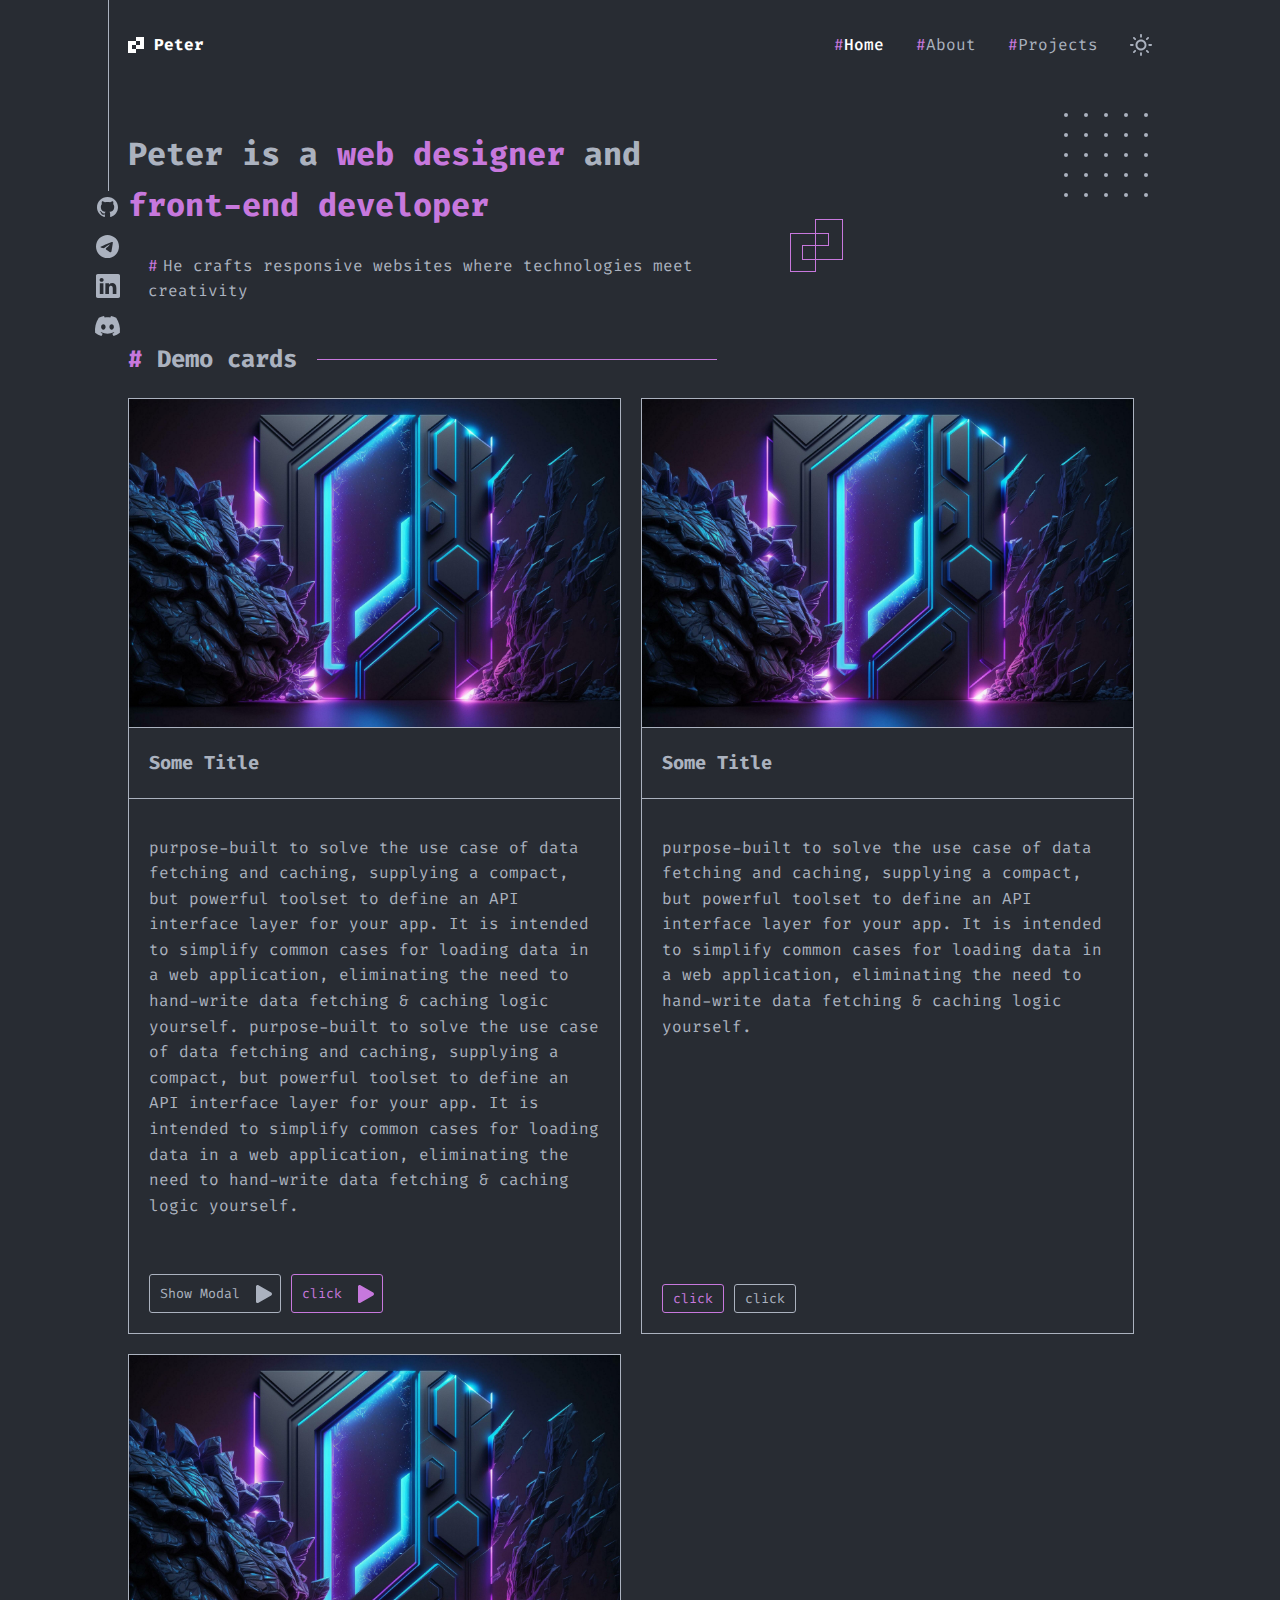
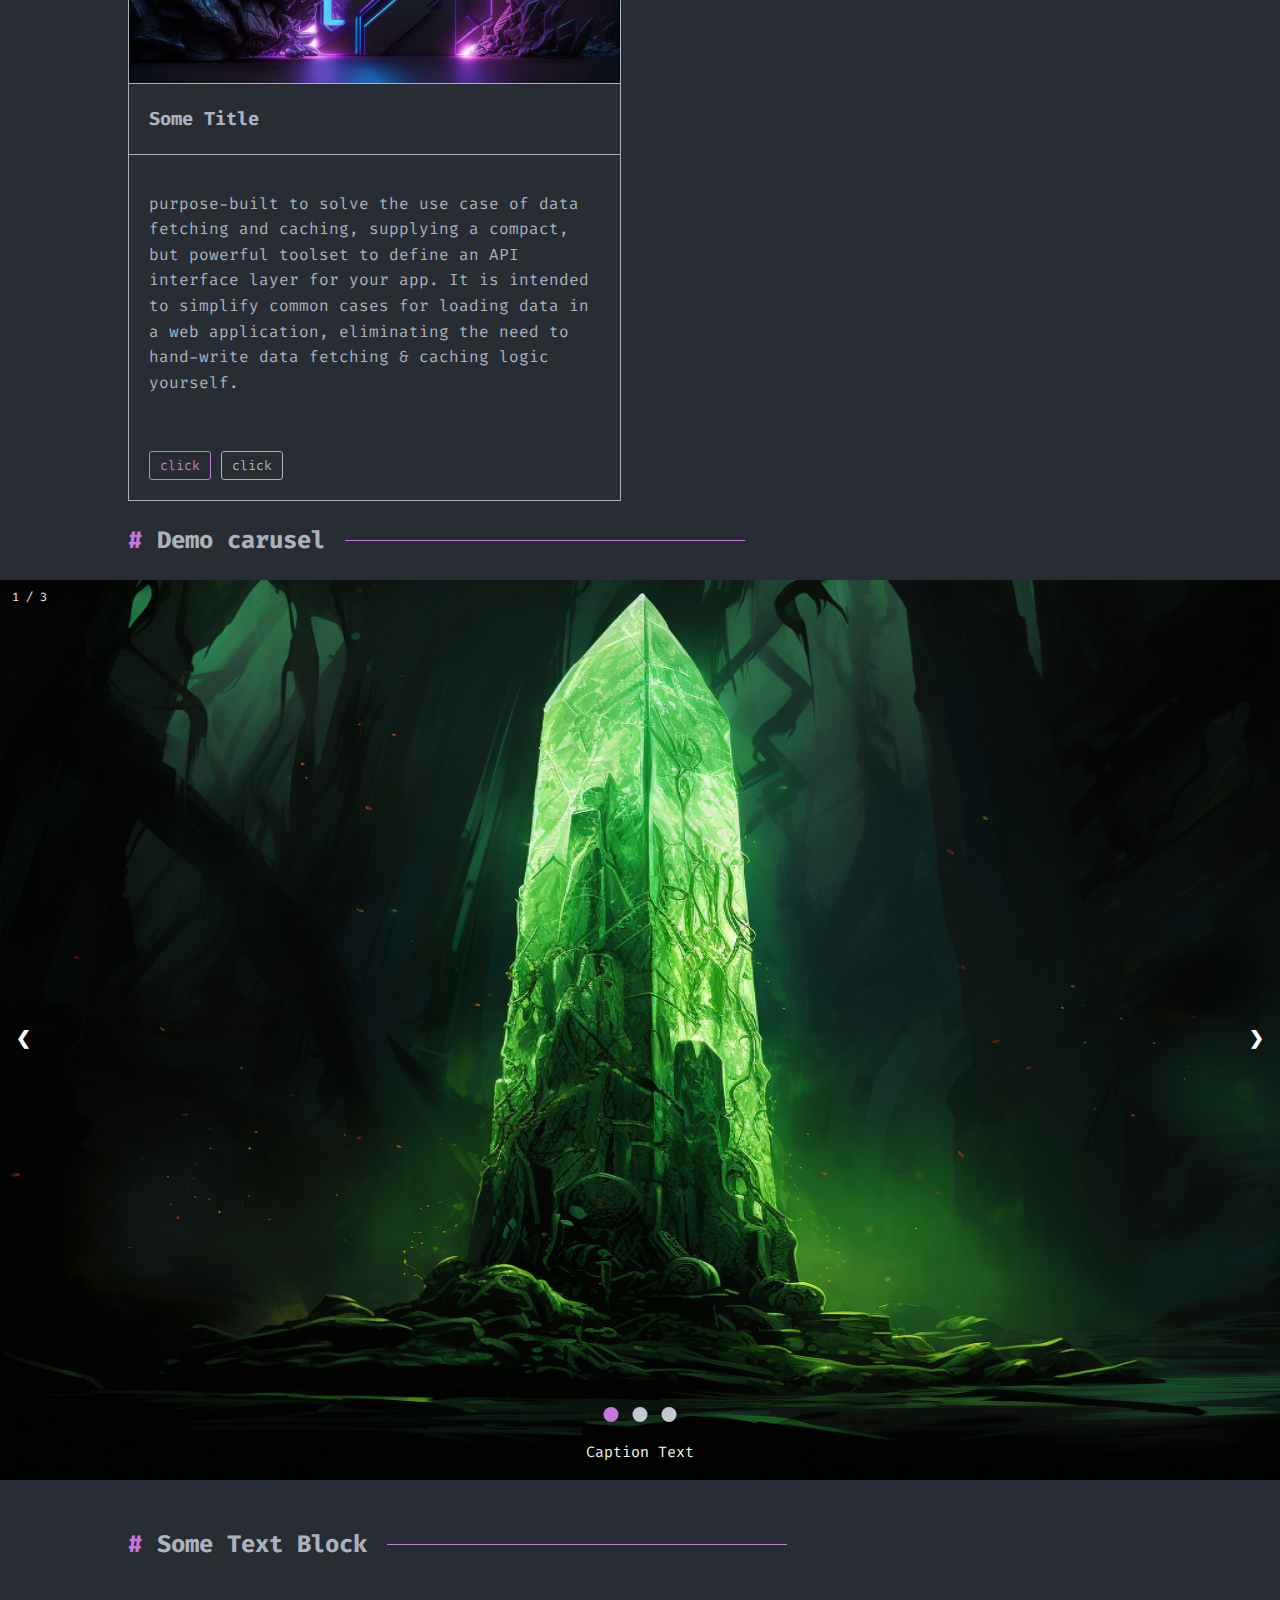
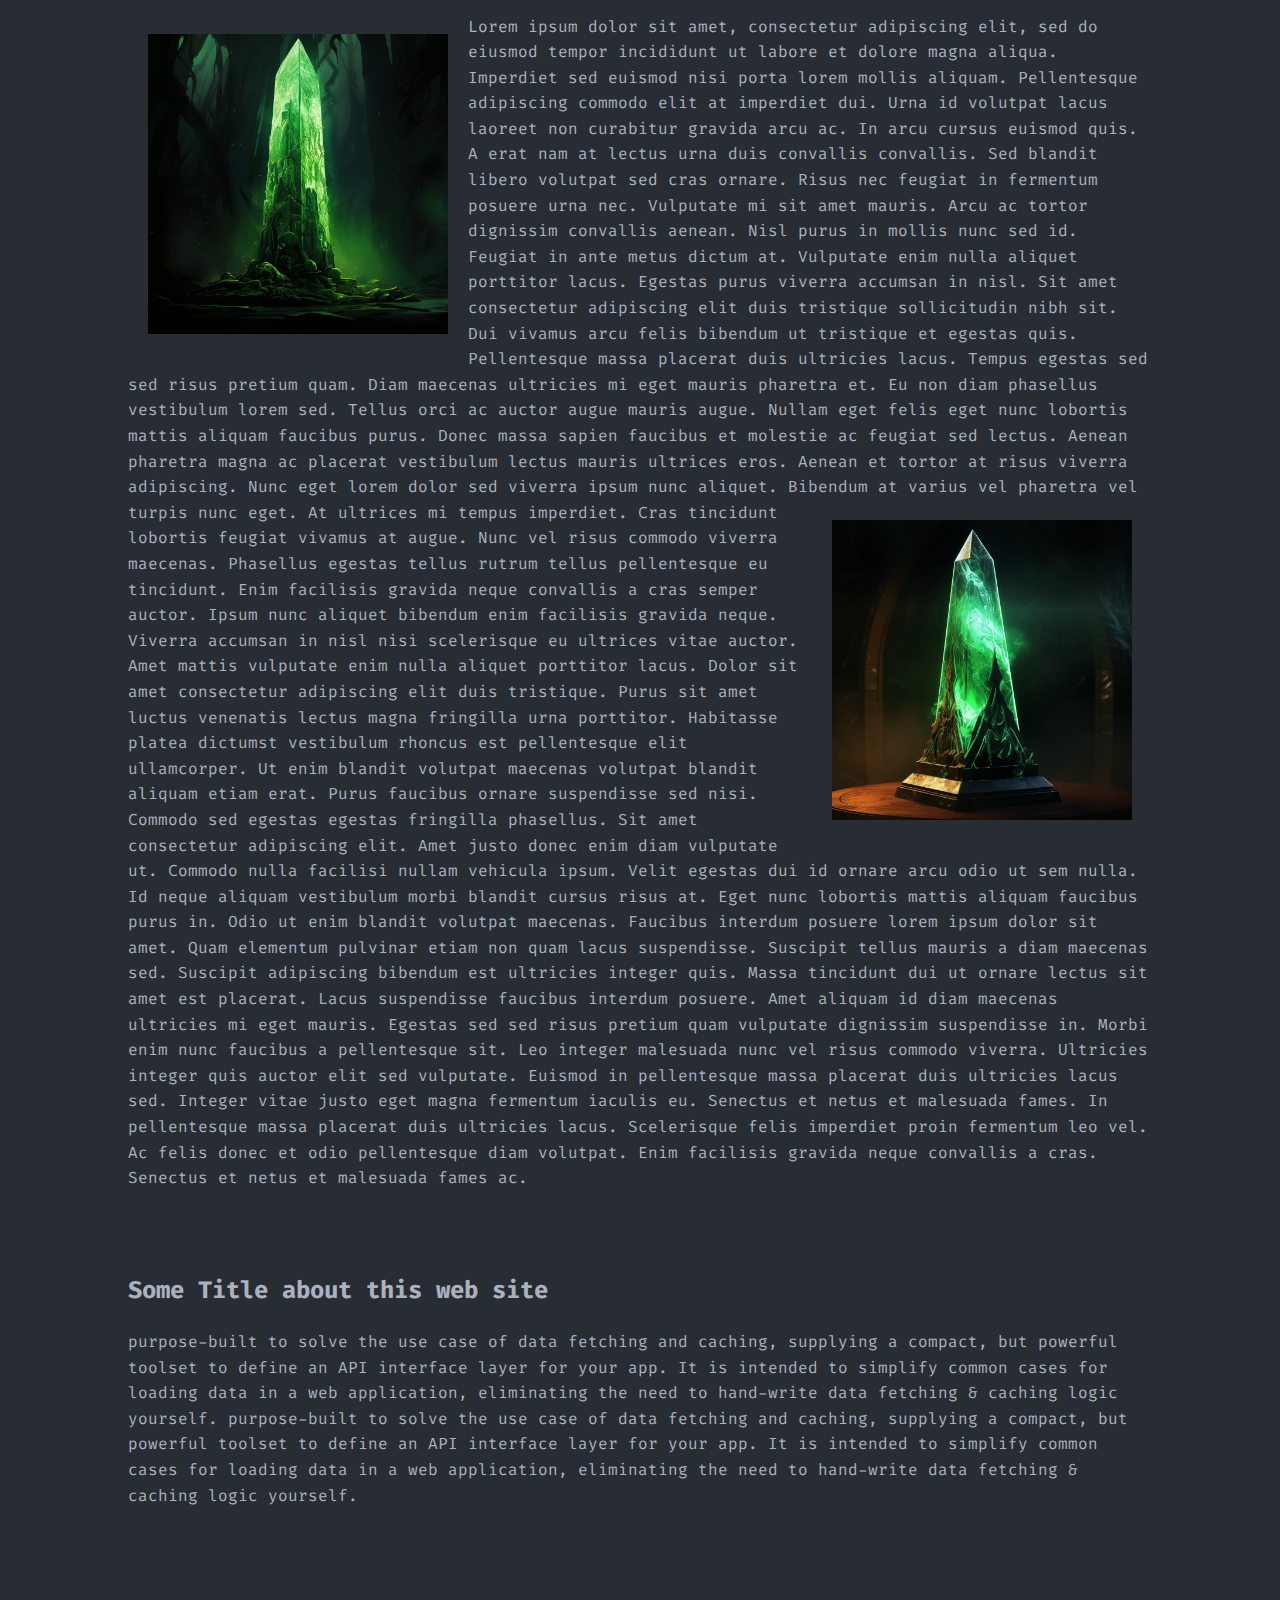
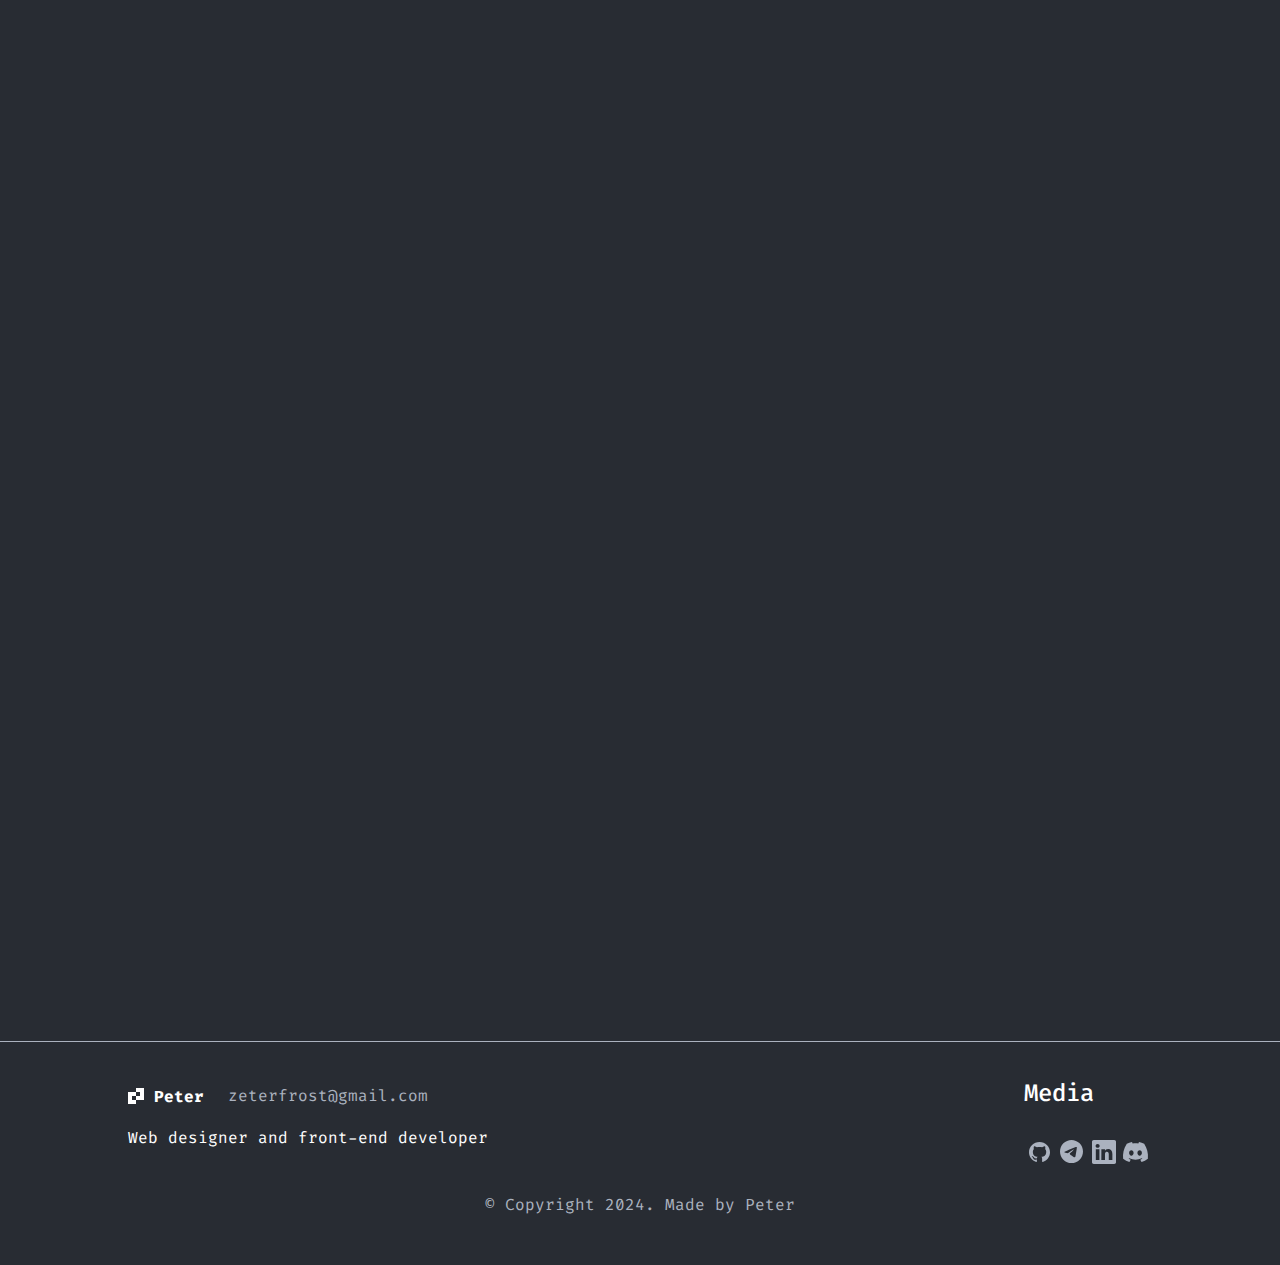
<file: index.html>
<!doctype html>
<html lang="en">

<head>
    <meta charset="UTF-8">
    <meta name="viewport"
        content="width=device-width, user-scalable=no, initial-scale=1.0, maximum-scale=1.0, minimum-scale=1.0">
    <meta http-equiv="X-UA-Compatible" content="ie=edge">
    <title>Peter</title>
    <link rel="preconnect" href="https://fonts.googleapis.com">
    <link rel="preconnect" href="https://fonts.gstatic.com" crossorigin>
    <link href="https://fonts.googleapis.com/css2?family=Fira+Code:wght@400;500;600;700&display=swap" rel="stylesheet">
    <link rel="stylesheet" href="css/style.css">
    <script src="js/removeExt.js"></script>
    <link id="upper-icon" rel="icon" type="image/png" sizes="16x16">
</head>

<body>
    <div class="layout">
        <header class="header container">
            <a class="logo" href="./index.html">Peter</a>
            <button id="headerToggle" class="header__toggle btn btn_toggle"
                aria-label="Open or close navigation's menu"></button>
            <div class="transform hidden" id="toggle-block">
                <nav class="navigation" id="navigation">
                    <ul class="navigation__list">
                        <li class="navigation__item">
                            <a class="navigation__link active" href="#">Home</a>
                        </li>
                        <li class="navigation__item">
                            <a class="navigation__link " href="./about.html">About</a>
                        </li>
                        <li class="navigation__item">
                            <a class="navigation__link " href="./projects.html">Projects</a>
                        </li>
                        <li class="navigation__item">
                            <button class="navigation__button" id="toggle-white"></button>
                        </li>
                    </ul>
                </nav>
                <ul class="socialLink header__social" id="social">
                    <li class="socialLink__item">
                        <a class="socialLink__link" href="https://github.com/limbonalim" target="_blank"
                            aria-label="GitHub">
                            <svg width="32" height="32" viewBox="0 0 32 32" fill="none"
                                xmlns="http://www.w3.org/2000/svg" class="socialLink__icon_Github">
                                <path
                                    d="M15.5 6C9.69875 6 5 10.5882 5 16.2529C5 20.7899 8.00562 24.6219 12.1794 25.9804C12.7044 26.0701 12.9012 25.7625 12.9012 25.4934C12.9012 25.2499 12.8881 24.4425 12.8881 23.5838C10.25 24.058 9.5675 22.9558 9.3575 22.3791C9.23938 22.0843 8.7275 21.1743 8.28125 20.9308C7.91375 20.7386 7.38875 20.2644 8.26813 20.2516C9.095 20.2388 9.68563 20.9949 9.8825 21.3025C10.8275 22.8533 12.3369 22.4175 12.9406 22.1484C13.0325 21.4819 13.3081 21.0334 13.61 20.777C11.2737 20.5207 8.8325 19.6364 8.8325 15.7147C8.8325 14.5997 9.23938 13.6769 9.90875 12.9592C9.80375 12.7029 9.43625 11.6519 10.0138 10.2422C10.0138 10.2422 10.8931 9.97301 12.9012 11.2931C13.7413 11.0624 14.6338 10.947 15.5263 10.947C16.4188 10.947 17.3113 11.0624 18.1513 11.2931C20.1594 9.9602 21.0387 10.2422 21.0387 10.2422C21.6163 11.6519 21.2488 12.7029 21.1438 12.9592C21.8131 13.6769 22.22 14.5868 22.22 15.7147C22.22 19.6492 19.7656 20.5207 17.4294 20.777C17.81 21.0975 18.1381 21.7126 18.1381 22.6738C18.1381 24.0452 18.125 25.1474 18.125 25.4934C18.125 25.7625 18.3219 26.0829 18.8469 25.9804C20.9314 25.2935 22.7428 23.9854 24.026 22.2403C25.3092 20.4953 25.9996 18.4012 26 16.2529C26 10.5882 21.3013 6 15.5 6Z"
                                    fill="#ABB2BF" />
                            </svg>
                        </a>
                    </li>
                    <li class="socialLink__item">
                        <a class="socialLink__link" href="https://t.me/Gandamin" target="_blank" aria-label="Telegram">
                            <svg width="32" height="32" viewBox="0 0 32 32" fill="none"
                                xmlns="http://www.w3.org/2000/svg" class="socialLink__icon_Telegram">
                                <path
                                    d="M27 15.5C27 18.55 25.7884 21.4751 23.6317 23.6317C21.4751 25.7884 18.55 27 15.5 27C12.45 27 9.52494 25.7884 7.36827 23.6317C5.2116 21.4751 4 18.55 4 15.5C4 12.45 5.2116 9.52494 7.36827 7.36827C9.52494 5.2116 12.45 4 15.5 4C18.55 4 21.4751 5.2116 23.6317 7.36827C25.7884 9.52494 27 12.45 27 15.5ZM15.9126 12.4899C14.7942 12.9556 12.5574 13.9187 9.20519 15.3792C8.66181 15.5949 8.37575 15.8076 8.34987 16.0146C8.30675 16.3639 8.74519 16.5019 9.34175 16.6903L9.59331 16.7693C10.1798 16.9605 10.9704 17.1833 11.3801 17.1919C11.7539 17.2006 12.1693 17.0482 12.6279 16.7319C15.7602 14.6174 17.3774 13.5493 17.478 13.5263C17.5499 13.5091 17.6505 13.4889 17.7166 13.5493C17.7842 13.6083 17.777 13.7218 17.7698 13.752C17.7267 13.9374 16.006 15.5359 15.1162 16.3639C14.8387 16.6227 14.6418 16.8053 14.6016 16.8469C14.5129 16.9375 14.4228 17.0267 14.3313 17.1143C13.7851 17.6404 13.3768 18.0343 14.3529 18.6783C14.8229 18.9888 15.1996 19.2432 15.5747 19.4991C15.983 19.778 16.3912 20.0554 16.9202 20.4033C17.0539 20.4896 17.1833 20.583 17.3084 20.6721C17.7842 21.0114 18.214 21.3161 18.7416 21.2673C19.0492 21.2385 19.3669 20.951 19.5279 20.0885C19.9088 18.0516 20.6578 13.6399 20.8302 11.8214C20.8408 11.6703 20.8345 11.5184 20.8116 11.3686C20.798 11.2478 20.7395 11.1364 20.6477 11.0567C20.5169 10.9664 20.361 10.9196 20.2021 10.923C19.7708 10.9302 19.1052 11.1616 15.9126 12.4899Z"
                                    fill="#ABB2BF" />
                            </svg>
                        </a>
                    </li>
                    <li class="socialLink__item">
                        <a class="socialLink__link" href="https://www.linkedin.com/in/petr-zhuravlev-a60559283/"
                            target="_blank" aria-label="Linkedin">
                            <svg width="32" height="32" viewBox="0 0 32 32" fill="none"
                                xmlns="http://www.w3.org/2000/svg" class="socialLink__icon_Linkedin">
                                <path
                                    d="M4 5.719C4 4.7695 4.789 4 5.7625 4H26.2375C27.211 4 28 4.7695 28 5.719V26.281C28 27.2305 27.211 28 26.2375 28H5.7625C4.789 28 4 27.2305 4 26.281V5.719ZM11.4145 24.091V13.2535H7.813V24.091H11.4145ZM9.6145 11.773C10.87 11.773 11.6515 10.942 11.6515 9.901C11.629 8.8375 10.8715 8.029 9.6385 8.029C8.4055 8.029 7.6 8.839 7.6 9.901C7.6 10.942 8.3815 11.773 9.5905 11.773H9.6145ZM16.9765 24.091V18.0385C16.9765 17.7145 17.0005 17.3905 17.0965 17.1595C17.356 16.513 17.9485 15.8425 18.9445 15.8425C20.248 15.8425 20.7685 16.8355 20.7685 18.2935V24.091H24.37V17.875C24.37 14.545 22.594 12.997 20.224 12.997C18.313 12.997 17.4565 14.047 16.9765 14.7865V14.824H16.9525C16.9605 14.8115 16.9685 14.799 16.9765 14.7865V13.2535H13.3765C13.4215 14.2705 13.3765 24.091 13.3765 24.091H16.9765Z"
                                    fill="#ABB2BF" />
                            </svg>
                        </a>
                    </li>
                    <li class="socialLink__item">
                        <a class="socialLink__link" href="https://discordapp.com/users/776490347546673222/"
                            target="_blank" aria-label="Discord">
                            <svg width="32" height="32" viewBox="0 0 32 32" fill="none"
                                xmlns="http://www.w3.org/2000/svg" class="socialLink__icon_Discord">
                                <path
                                    d="M24.1641 7.65906C22.543 6.87826 20.8325 6.32099 19.0751 6.00114C19.0592 5.99832 19.0428 6.00076 19.0283 6.0081C19.0137 6.01544 19.0017 6.02733 18.9938 6.04214C18.7735 6.45211 18.5298 6.98835 18.3595 7.40816C16.4651 7.10643 14.5383 7.10643 12.6439 7.40816C12.4539 6.9405 12.239 6.48443 12.0002 6.04214C11.9922 6.02749 11.9801 6.01574 11.9656 6.00842C11.9511 6.0011 11.9348 5.99856 11.9189 6.00114C10.1611 6.31928 8.45021 6.87684 6.82991 7.65906C6.81605 7.66461 6.80445 7.67504 6.7971 7.68858C3.55651 12.7706 2.66745 17.7279 3.10339 22.623C3.10495 22.6459 3.11901 22.6689 3.1362 22.6836C5.02325 24.1507 7.13396 25.2708 9.37832 25.9962C9.39417 26.0014 9.4112 26.0013 9.42693 25.9957C9.44267 25.99 9.45629 25.9793 9.46582 25.965C9.94707 25.2763 10.3752 24.5498 10.7439 23.7856C10.7516 23.7699 10.7543 23.752 10.7514 23.7345C10.7486 23.7171 10.7405 23.7011 10.7283 23.6889C10.7202 23.6809 10.7107 23.6747 10.7002 23.6708C10.027 23.3993 9.37503 23.0731 8.7502 22.6951C8.73275 22.6847 8.71977 22.6677 8.71395 22.6476C8.70814 22.6274 8.70993 22.6057 8.71895 22.5869C8.72427 22.5747 8.73231 22.564 8.74239 22.5557C8.87364 22.4524 9.00489 22.3442 9.12989 22.236C9.14093 22.2266 9.15418 22.2206 9.16821 22.2186C9.18225 22.2166 9.19655 22.2186 9.20957 22.2245C13.3017 24.1858 17.7314 24.1858 21.7735 22.2245C21.787 22.2183 21.8018 22.2162 21.8164 22.2182C21.831 22.2202 21.8448 22.2264 21.8563 22.236C21.9813 22.3442 22.1126 22.4524 22.2438 22.5557C22.2544 22.5639 22.263 22.5747 22.2687 22.5872C22.2744 22.5996 22.277 22.6134 22.2764 22.6272C22.2758 22.641 22.2719 22.6544 22.2651 22.6663C22.2584 22.6781 22.2489 22.688 22.2376 22.6951C21.6142 23.0765 20.9614 23.4024 20.286 23.6692C20.2752 23.6733 20.2655 23.6798 20.2574 23.6883C20.2493 23.6968 20.243 23.7071 20.2391 23.7184C20.2355 23.7294 20.2341 23.741 20.2349 23.7525C20.2357 23.7641 20.2387 23.7754 20.2438 23.7856C20.6188 24.5482 21.0485 25.2763 21.5204 25.965C21.5299 25.9793 21.5435 25.99 21.5593 25.9957C21.575 26.0013 21.592 26.0014 21.6079 25.9962C23.856 25.2731 25.9701 24.1528 27.8594 22.6836C27.8688 22.6768 27.8767 22.6677 27.8824 22.6572C27.8881 22.6467 27.8914 22.635 27.8922 22.623C28.4141 16.9637 27.0188 12.0474 24.1954 7.69022C24.1925 7.68302 24.1883 7.67653 24.1829 7.67116C24.1775 7.66579 24.1711 7.66167 24.1641 7.65906ZM11.3549 19.6417C10.1221 19.6417 9.10801 18.4544 9.10801 16.9982C9.10801 15.5403 10.1033 14.353 11.3549 14.353C12.6158 14.353 13.6205 15.5502 13.6017 16.9982C13.6017 18.4544 12.6064 19.6417 11.3549 19.6417ZM19.661 19.6417C18.4298 19.6417 17.4142 18.4544 17.4142 16.9982C17.4142 15.5403 18.4095 14.353 19.661 14.353C20.922 14.353 21.9282 15.5502 21.9079 16.9982C21.9079 18.4544 20.922 19.6417 19.661 19.6417Z"
                                    fill="#ABB2BF" />
                            </svg>
                        </a>
                    </li>
                </ul>
            </div>
        </header>

        <main class="container container-main">
            <div class="aboutBanner">
                <div class="aboutBanner__info">
                    <h1 class="title">Peter is a <span class="title__inner">web designer</span> and <span
                            class="title__inner">front-end developer</span></h1>
                    <p class="title__slogan">He crafts responsive websites where technologies meet creativity</p>
                </div>
                <div class="aboutBanner__photo">
                </div>
            </div>
            <div>
                <h2 class="title_block-name">Demo cards</h2>
                <div class="cardContainer">
                    <div class="card">
                        <div class="card__image">
                            <img src="uploads/image-1.jpg" alt="some image">
                        </div>
                        <h3 class="card__title">
                            Some Title
                        </h3>

                        <p class="card__description">
                            purpose-built to solve the use case of data fetching and caching, supplying a compact, but
                            powerful
                            toolset to define an API interface layer for your app. It is intended to simplify common
                            cases
                            for
                            loading data in a web application, eliminating the need to hand-write data fetching &
                            caching
                            logic
                            yourself.
                            purpose-built to solve the use case of data fetching and caching, supplying a compact, but
                            powerful
                            toolset to define an API interface layer for your app. It is intended to simplify common
                            cases
                            for
                            loading data in a web application, eliminating the need to hand-write data fetching &
                            caching
                            logic
                            yourself.
                        </p>
                        <div class="card__buttons">
                            <button class="btn btn_card-gray_play" id="showModal">Show Modal</button>
                            <button class="btn btn_card-primary_play">click</button>
                        </div>

                    </div>

                    <div class="card">
                        <div class="card__image">
                            <img src="uploads/image-1.jpg" alt="some image">
                        </div>
                        <h3 class="card__title">
                            Some Title
                        </h3>

                        <p class="card__description">
                            purpose-built to solve the use case of data fetching and caching, supplying a compact, but
                            powerful
                            toolset to define an API interface layer for your app. It is intended to simplify common
                            cases
                            for
                            loading data in a web application, eliminating the need to hand-write data fetching &
                            caching
                            logic
                            yourself.
                        </p>
                        <div class="card__buttons">
                            <button class="btn btn_card-primary">click</button>
                            <button class="btn btn_card-gray">click</button>
                        </div>

                    </div>

                    <div class="card">
                        <div class="card__image">
                            <img src="uploads/image-1.jpg" alt="some image">
                        </div>
                        <h3 class="card__title">
                            Some Title
                        </h3>

                        <p class="card__description">
                            purpose-built to solve the use case of data fetching and caching, supplying a compact, but
                            powerful
                            toolset to define an API interface layer for your app. It is intended to simplify common
                            cases
                            for
                            loading data in a web application, eliminating the need to hand-write data fetching &
                            caching
                            logic
                            yourself.
                        </p>
                        <div class="card__buttons">
                            <button class="btn btn_card-primary">click</button>
                            <button class="btn btn_card-gray">click</button>
                        </div>

                    </div>
                </div>
            </div>
        </main>

        <div>
            <div class="container">
                <h2 class="title_block-name">Demo carusel</h2>
            </div>

            <div class="carusel">
                <div class="carusel__item fade">
                    <div class="carusel__numbertext">1 / 3</div>
                    <img src="uploads/1.png" alt="item 1" style="width:100%">
                    <div class="carusel__text">Caption Text</div>
                </div>
                <div class="carusel__item fade">
                    <div class="carusel__numbertext">2 / 3</div>
                    <img src="uploads/2.png" alt="item 1" style="width:100%">
                    <div class="carusel__text">Caption Two</div>
                </div>
                <div class="carusel__item fade">
                    <div class="carusel__numbertext">3 / 3</div>
                    <img src="uploads/3.png" alt="item 1" style="width:100%">
                    <div class="carusel__text">Caption Three</div>
                </div>
                <a class="prev">&#10094;</a>
                <a class="next">&#10095;</a>
                <div class="carusel__navigator">
                    <span class="dot"></span>
                    <span class="dot"></span>
                    <span class="dot"></span>
                </div>
            </div>
            <br>
        </div>

        <div class="container">
            <h2 class="title_block-name">Some Text Block</h2>
            <div class="textBlock">
                <img src="uploads/1.png" alt="some image" class="textBlock__image_top">
                Lorem ipsum dolor sit amet, consectetur adipiscing elit, sed do eiusmod tempor incididunt ut labore et
                dolore
                magna aliqua. Imperdiet sed euismod nisi porta lorem mollis aliquam. Pellentesque adipiscing commodo
                elit at
                imperdiet dui. Urna id volutpat lacus laoreet non curabitur gravida arcu ac. In arcu cursus euismod
                quis. A
                erat
                nam at lectus urna duis convallis convallis. Sed blandit libero volutpat sed cras ornare. Risus nec
                feugiat
                in
                fermentum posuere urna nec. Vulputate mi sit amet mauris. Arcu ac tortor dignissim convallis aenean.
                Nisl
                purus
                in mollis nunc sed id. Feugiat in ante metus dictum at. Vulputate enim nulla aliquet porttitor lacus.
                Egestas
                purus viverra accumsan in nisl. Sit amet consectetur adipiscing elit duis tristique sollicitudin nibh
                sit.

                Dui vivamus arcu felis bibendum ut tristique et egestas quis. Pellentesque massa placerat duis
                ultricies
                lacus.
                Tempus egestas sed sed risus pretium quam. Diam maecenas ultricies mi eget mauris pharetra et. Eu non
                diam
                phasellus vestibulum lorem sed. Tellus orci ac auctor augue mauris augue. Nullam eget felis eget nunc
                lobortis
                mattis aliquam faucibus purus. Donec massa sapien faucibus et molestie ac feugiat sed lectus. Aenean
                pharetra
                magna ac placerat vestibulum lectus mauris ultrices eros. Aenean et tortor at risus viverra
                adipiscing.
                Nunc
                eget lorem dolor sed viverra ipsum nunc aliquet. Bibendum at varius vel pharetra vel turpis nunc eget.
                At
                ultrices mi tempus imperdiet.
                <img src="uploads/2.png" alt="some image" class="textBlock__image_bottom">

                Cras tincidunt lobortis feugiat vivamus at augue. Nunc vel risus commodo viverra maecenas. Phasellus
                egestas
                tellus rutrum tellus pellentesque eu tincidunt. Enim facilisis gravida neque convallis a cras semper
                auctor.
                Ipsum nunc aliquet bibendum enim facilisis gravida neque. Viverra accumsan in nisl nisi scelerisque eu
                ultrices
                vitae auctor. Amet mattis vulputate enim nulla aliquet porttitor lacus. Dolor sit amet consectetur
                adipiscing
                elit duis tristique. Purus sit amet luctus venenatis lectus magna fringilla urna porttitor. Habitasse
                platea
                dictumst vestibulum rhoncus est pellentesque elit ullamcorper. Ut enim blandit volutpat maecenas
                volutpat
                blandit aliquam etiam erat. Purus faucibus ornare suspendisse sed nisi. Commodo sed egestas egestas
                fringilla
                phasellus. Sit amet consectetur adipiscing elit. Amet justo donec enim diam vulputate ut. Commodo
                nulla
                facilisi
                nullam vehicula ipsum. Velit egestas dui id ornare arcu odio ut sem nulla. Id neque aliquam vestibulum
                morbi
                blandit cursus risus at. Eget nunc lobortis mattis aliquam faucibus purus in.

                Odio ut enim blandit volutpat maecenas. Faucibus interdum posuere lorem ipsum dolor sit amet. Quam
                elementum
                pulvinar etiam non quam lacus suspendisse. Suscipit tellus mauris a diam maecenas sed. Suscipit
                adipiscing
                bibendum est ultricies integer quis. Massa tincidunt dui ut ornare lectus sit amet est placerat. Lacus
                suspendisse faucibus interdum posuere. Amet aliquam id diam maecenas ultricies mi eget mauris. Egestas
                sed
                sed
                risus pretium quam vulputate dignissim suspendisse in. Morbi enim nunc faucibus a pellentesque sit.
                Leo
                integer
                malesuada nunc vel risus commodo viverra. Ultricies integer quis auctor elit sed vulputate. Euismod in
                pellentesque massa placerat duis ultricies lacus sed. Integer vitae justo eget magna fermentum iaculis
                eu.
                Senectus et netus et malesuada fames. In pellentesque massa placerat duis ultricies lacus. Scelerisque
                felis
                imperdiet proin fermentum leo vel. Ac felis donec et odio pellentesque diam volutpat. Enim facilisis
                gravida
                neque convallis a cras. Senectus et netus et malesuada fames ac.
            </div>
        </div>

        <div class="mainBanner">
            <div class="mainBanner__bg"></div>
            <div class="container">
                <h2 class="title_block-name">Some interactive Block</h2>
                <div class="mainBanner__info">
                    <h2>Some Title about this web site</h2>
                    <p>purpose-built to solve the use case of data fetching and caching, supplying a compact, but
                        powerful
                        toolset to define an API interface layer for your app. It is intended to simplify common cases
                        for
                        loading data in a web application, eliminating the need to hand-write data fetching & caching
                        logic
                        yourself.
                        purpose-built to solve the use case of data fetching and caching, supplying a compact, but
                        powerful
                        toolset to define an API interface layer for your app. It is intended to simplify common cases
                        for
                        loading data in a web application, eliminating the need to hand-write data fetching & caching
                        logic
                        yourself.
                    </p>
                </div>
                <div class="mainBanner__info_OnImage">
                    <h2>Some Title about this web site</h2>
                    <p>purpose-built to solve the use case of data fetching and caching, supplying a compact, but
                        powerful
                        toolset to define an API interface layer for your app. It is intended to simplify common cases
                        for
                        loading data in a web application, eliminating the need to hand-write data fetching & caching
                        logic
                        yourself.
                        purpose-built to solve the use case of data fetching and caching, supplying a compact, but
                        powerful
                        toolset to define an API interface layer for your app. It is intended to simplify common cases
                        for
                        loading data in a web application, eliminating the need to hand-write data fetching & caching
                        logic
                        yourself.
                    </p>
                </div>
            </div>
        </div>

        <footer class="footer">
            <div class="container">
                <div class="footer__top">
                    <div class="footer__info">
                        <div class="footer__mail">
                            <a class="logo" href="#">Peter</a>
                            <a href="mailto:zeterfrost@gmail.com" class="footer__mail__link">zeterfrost@gmail.com</a>
                        </div>
                        <p>Web designer and front-end developer</p>
                    </div>
                    <div class="footer__links">
                        <p>Media</p>
                        <ul class="socialLink">
                            <li class="socialLink__item">
                                <a class="socialLink__link" href="https://github.com/limbonalim" target="_blank"
                                    aria-label="GitHub">
                                    <svg width="32" height="32" viewBox="0 0 32 32" fill="none"
                                        xmlns="http://www.w3.org/2000/svg" class="socialLink__icon_Github">
                                        <path
                                            d="M15.5 6C9.69875 6 5 10.5882 5 16.2529C5 20.7899 8.00562 24.6219 12.1794 25.9804C12.7044 26.0701 12.9012 25.7625 12.9012 25.4934C12.9012 25.2499 12.8881 24.4425 12.8881 23.5838C10.25 24.058 9.5675 22.9558 9.3575 22.3791C9.23938 22.0843 8.7275 21.1743 8.28125 20.9308C7.91375 20.7386 7.38875 20.2644 8.26813 20.2516C9.095 20.2388 9.68563 20.9949 9.8825 21.3025C10.8275 22.8533 12.3369 22.4175 12.9406 22.1484C13.0325 21.4819 13.3081 21.0334 13.61 20.777C11.2737 20.5207 8.8325 19.6364 8.8325 15.7147C8.8325 14.5997 9.23938 13.6769 9.90875 12.9592C9.80375 12.7029 9.43625 11.6519 10.0138 10.2422C10.0138 10.2422 10.8931 9.97301 12.9012 11.2931C13.7413 11.0624 14.6338 10.947 15.5263 10.947C16.4188 10.947 17.3113 11.0624 18.1513 11.2931C20.1594 9.9602 21.0387 10.2422 21.0387 10.2422C21.6163 11.6519 21.2488 12.7029 21.1438 12.9592C21.8131 13.6769 22.22 14.5868 22.22 15.7147C22.22 19.6492 19.7656 20.5207 17.4294 20.777C17.81 21.0975 18.1381 21.7126 18.1381 22.6738C18.1381 24.0452 18.125 25.1474 18.125 25.4934C18.125 25.7625 18.3219 26.0829 18.8469 25.9804C20.9314 25.2935 22.7428 23.9854 24.026 22.2403C25.3092 20.4953 25.9996 18.4012 26 16.2529C26 10.5882 21.3013 6 15.5 6Z"
                                            fill="#ABB2BF" />
                                    </svg>
                                </a>
                            </li>
                            <li class="socialLink__item">
                                <a class="socialLink__link" href="https://t.me/Gandamin" target="_blank"
                                    aria-label="Telegram">
                                    <svg width="32" height="32" viewBox="0 0 32 32" fill="none"
                                        xmlns="http://www.w3.org/2000/svg" class="socialLink__icon_Telegram">
                                        <path
                                            d="M27 15.5C27 18.55 25.7884 21.4751 23.6317 23.6317C21.4751 25.7884 18.55 27 15.5 27C12.45 27 9.52494 25.7884 7.36827 23.6317C5.2116 21.4751 4 18.55 4 15.5C4 12.45 5.2116 9.52494 7.36827 7.36827C9.52494 5.2116 12.45 4 15.5 4C18.55 4 21.4751 5.2116 23.6317 7.36827C25.7884 9.52494 27 12.45 27 15.5ZM15.9126 12.4899C14.7942 12.9556 12.5574 13.9187 9.20519 15.3792C8.66181 15.5949 8.37575 15.8076 8.34987 16.0146C8.30675 16.3639 8.74519 16.5019 9.34175 16.6903L9.59331 16.7693C10.1798 16.9605 10.9704 17.1833 11.3801 17.1919C11.7539 17.2006 12.1693 17.0482 12.6279 16.7319C15.7602 14.6174 17.3774 13.5493 17.478 13.5263C17.5499 13.5091 17.6505 13.4889 17.7166 13.5493C17.7842 13.6083 17.777 13.7218 17.7698 13.752C17.7267 13.9374 16.006 15.5359 15.1162 16.3639C14.8387 16.6227 14.6418 16.8053 14.6016 16.8469C14.5129 16.9375 14.4228 17.0267 14.3313 17.1143C13.7851 17.6404 13.3768 18.0343 14.3529 18.6783C14.8229 18.9888 15.1996 19.2432 15.5747 19.4991C15.983 19.778 16.3912 20.0554 16.9202 20.4033C17.0539 20.4896 17.1833 20.583 17.3084 20.6721C17.7842 21.0114 18.214 21.3161 18.7416 21.2673C19.0492 21.2385 19.3669 20.951 19.5279 20.0885C19.9088 18.0516 20.6578 13.6399 20.8302 11.8214C20.8408 11.6703 20.8345 11.5184 20.8116 11.3686C20.798 11.2478 20.7395 11.1364 20.6477 11.0567C20.5169 10.9664 20.361 10.9196 20.2021 10.923C19.7708 10.9302 19.1052 11.1616 15.9126 12.4899Z"
                                            fill="#ABB2BF" />
                                    </svg>
                                </a>
                            </li>
                            <li class="socialLink__item">
                                <a class="socialLink__link" href="https://www.linkedin.com/in/petr-zhuravlev-a60559283/"
                                    target="_blank" aria-label="Linkedin">
                                    <svg width="32" height="32" viewBox="0 0 32 32" fill="none"
                                        xmlns="http://www.w3.org/2000/svg" class="socialLink__icon_Linkedin">
                                        <path
                                            d="M4 5.719C4 4.7695 4.789 4 5.7625 4H26.2375C27.211 4 28 4.7695 28 5.719V26.281C28 27.2305 27.211 28 26.2375 28H5.7625C4.789 28 4 27.2305 4 26.281V5.719ZM11.4145 24.091V13.2535H7.813V24.091H11.4145ZM9.6145 11.773C10.87 11.773 11.6515 10.942 11.6515 9.901C11.629 8.8375 10.8715 8.029 9.6385 8.029C8.4055 8.029 7.6 8.839 7.6 9.901C7.6 10.942 8.3815 11.773 9.5905 11.773H9.6145ZM16.9765 24.091V18.0385C16.9765 17.7145 17.0005 17.3905 17.0965 17.1595C17.356 16.513 17.9485 15.8425 18.9445 15.8425C20.248 15.8425 20.7685 16.8355 20.7685 18.2935V24.091H24.37V17.875C24.37 14.545 22.594 12.997 20.224 12.997C18.313 12.997 17.4565 14.047 16.9765 14.7865V14.824H16.9525C16.9605 14.8115 16.9685 14.799 16.9765 14.7865V13.2535H13.3765C13.4215 14.2705 13.3765 24.091 13.3765 24.091H16.9765Z"
                                            fill="#ABB2BF" />
                                    </svg>
                                </a>
                            </li>
                            <li class="socialLink__item">
                                <a class="socialLink__link" aria-label="Discord"
                                    href="https://discordapp.com/users/776490347546673222/" target="_blank">
                                    <svg width="32" height="32" viewBox="0 0 32 32" fill="none"
                                        xmlns="http://www.w3.org/2000/svg" class="socialLink__icon_Discord">
                                        <path
                                            d="M24.1641 7.65906C22.543 6.87826 20.8325 6.32099 19.0751 6.00114C19.0592 5.99832 19.0428 6.00076 19.0283 6.0081C19.0137 6.01544 19.0017 6.02733 18.9938 6.04214C18.7735 6.45211 18.5298 6.98835 18.3595 7.40816C16.4651 7.10643 14.5383 7.10643 12.6439 7.40816C12.4539 6.9405 12.239 6.48443 12.0002 6.04214C11.9922 6.02749 11.9801 6.01574 11.9656 6.00842C11.9511 6.0011 11.9348 5.99856 11.9189 6.00114C10.1611 6.31928 8.45021 6.87684 6.82991 7.65906C6.81605 7.66461 6.80445 7.67504 6.7971 7.68858C3.55651 12.7706 2.66745 17.7279 3.10339 22.623C3.10495 22.6459 3.11901 22.6689 3.1362 22.6836C5.02325 24.1507 7.13396 25.2708 9.37832 25.9962C9.39417 26.0014 9.4112 26.0013 9.42693 25.9957C9.44267 25.99 9.45629 25.9793 9.46582 25.965C9.94707 25.2763 10.3752 24.5498 10.7439 23.7856C10.7516 23.7699 10.7543 23.752 10.7514 23.7345C10.7486 23.7171 10.7405 23.7011 10.7283 23.6889C10.7202 23.6809 10.7107 23.6747 10.7002 23.6708C10.027 23.3993 9.37503 23.0731 8.7502 22.6951C8.73275 22.6847 8.71977 22.6677 8.71395 22.6476C8.70814 22.6274 8.70993 22.6057 8.71895 22.5869C8.72427 22.5747 8.73231 22.564 8.74239 22.5557C8.87364 22.4524 9.00489 22.3442 9.12989 22.236C9.14093 22.2266 9.15418 22.2206 9.16821 22.2186C9.18225 22.2166 9.19655 22.2186 9.20957 22.2245C13.3017 24.1858 17.7314 24.1858 21.7735 22.2245C21.787 22.2183 21.8018 22.2162 21.8164 22.2182C21.831 22.2202 21.8448 22.2264 21.8563 22.236C21.9813 22.3442 22.1126 22.4524 22.2438 22.5557C22.2544 22.5639 22.263 22.5747 22.2687 22.5872C22.2744 22.5996 22.277 22.6134 22.2764 22.6272C22.2758 22.641 22.2719 22.6544 22.2651 22.6663C22.2584 22.6781 22.2489 22.688 22.2376 22.6951C21.6142 23.0765 20.9614 23.4024 20.286 23.6692C20.2752 23.6733 20.2655 23.6798 20.2574 23.6883C20.2493 23.6968 20.243 23.7071 20.2391 23.7184C20.2355 23.7294 20.2341 23.741 20.2349 23.7525C20.2357 23.7641 20.2387 23.7754 20.2438 23.7856C20.6188 24.5482 21.0485 25.2763 21.5204 25.965C21.5299 25.9793 21.5435 25.99 21.5593 25.9957C21.575 26.0013 21.592 26.0014 21.6079 25.9962C23.856 25.2731 25.9701 24.1528 27.8594 22.6836C27.8688 22.6768 27.8767 22.6677 27.8824 22.6572C27.8881 22.6467 27.8914 22.635 27.8922 22.623C28.4141 16.9637 27.0188 12.0474 24.1954 7.69022C24.1925 7.68302 24.1883 7.67653 24.1829 7.67116C24.1775 7.66579 24.1711 7.66167 24.1641 7.65906ZM11.3549 19.6417C10.1221 19.6417 9.10801 18.4544 9.10801 16.9982C9.10801 15.5403 10.1033 14.353 11.3549 14.353C12.6158 14.353 13.6205 15.5502 13.6017 16.9982C13.6017 18.4544 12.6064 19.6417 11.3549 19.6417ZM19.661 19.6417C18.4298 19.6417 17.4142 18.4544 17.4142 16.9982C17.4142 15.5403 18.4095 14.353 19.661 14.353C20.922 14.353 21.9282 15.5502 21.9079 16.9982C21.9079 18.4544 20.922 19.6417 19.661 19.6417Z"
                                            fill="#ABB2BF" />
                                    </svg>
                                </a>
                            </li>
                        </ul>
                    </div>
                </div>
                <div class="footer__bottom">
                    <p>© Copyright 2024. Made by Peter</p>
                </div>
            </div>
        </footer>

        <div class="modal" id="modal" style="display: none;">
            <h3 class="modal__title">Modal Title</h3>
            <div class="modal__body">
                <p class="modal__description">purpose-built to solve the use case of data fetching and caching,
                    supplying a
                    compact, but powerful toolset to define an API interface layer for your app. It is intended to
                    simplify
                    common cases for loading data in a web application, eliminating the need to hand-write data
                    fetching &
                    caching logic yourself.
                </p>
            </div>
        </div>
    </div>

    <script src="js/toggle.js"></script>
    <script src="js/theme.js"></script>
    <script src="js/modal.js"></script>
    <script src="js/carusel-auto.js"></script>
</body>

</html>
</file>
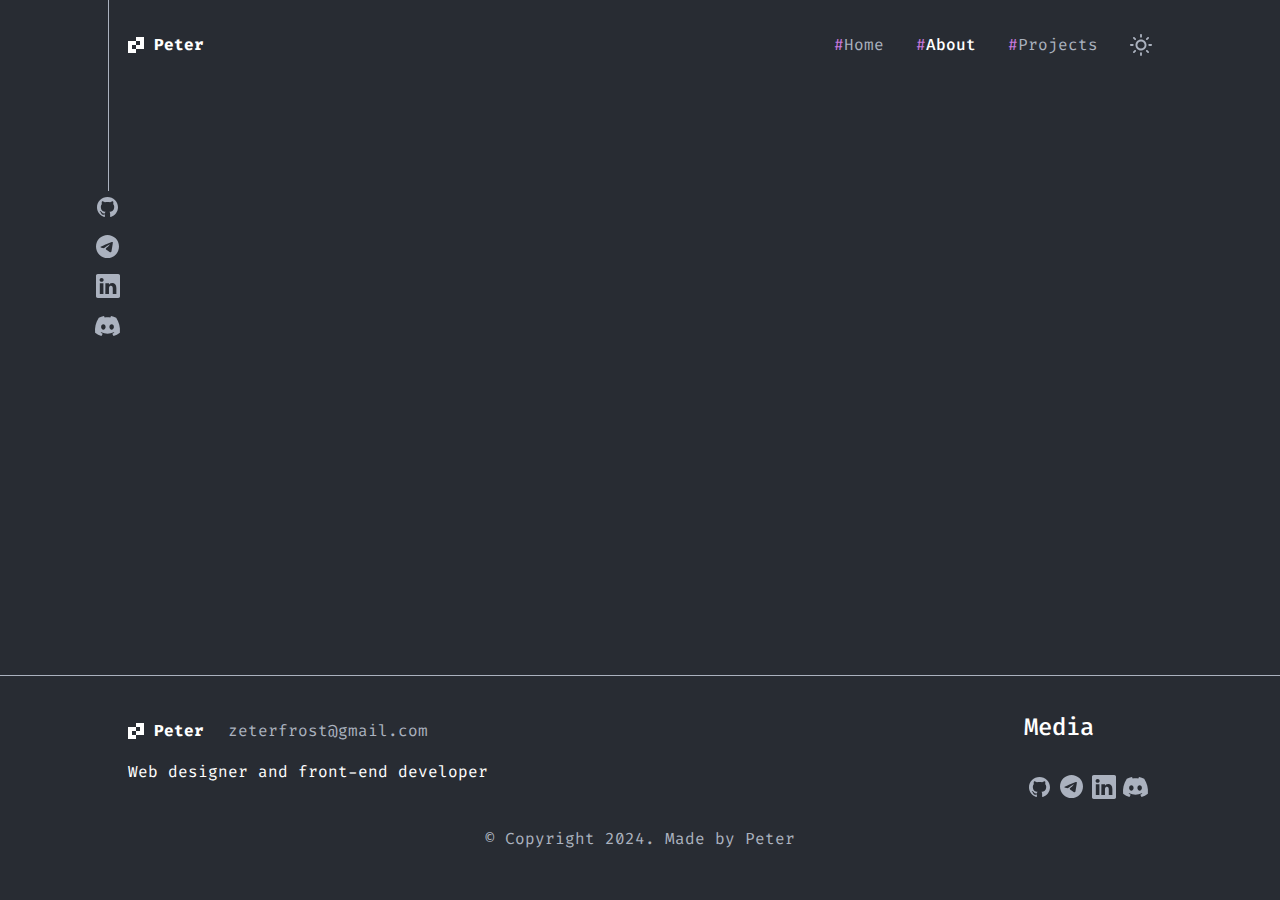
<file: about.html>
<!doctype html>
<html lang="en">

<head>
    <meta charset="UTF-8">
    <meta name="viewport"
        content="width=device-width, user-scalable=no, initial-scale=1.0, maximum-scale=1.0, minimum-scale=1.0">
    <meta http-equiv="X-UA-Compatible" content="ie=edge">
    <title>Peter</title>
    <link rel="preconnect" href="https://fonts.googleapis.com">
    <link rel="preconnect" href="https://fonts.gstatic.com" crossorigin>
    <link href="https://fonts.googleapis.com/css2?family=Fira+Code:wght@400;500;600;700&display=swap" rel="stylesheet">
    <link rel="stylesheet" href="css/style.css">
    <script src="js/removeExt.js"></script>
    <link id="upper-icon" rel="icon" type="image/png" sizes="32x32">
</head>

<body>
    <div class="layout">
        <header class="header container">
            <a class="logo" href="./index.html">Peter</a>
            <button id="headerToggle" class="header__toggle btn btn_toggle"
                aria-label="Open or close navigation's menu"></button>
            <div class="transform hidden" id="toggle-block">
                <nav class="navigation" id="navigation">
                    <ul class="navigation__list">
                        <li class="navigation__item">
                            <a class="navigation__link" href="./index.html">Home</a>
                        </li>
                        <li class="navigation__item">
                            <a class="navigation__link active" href="./about.html">About</a>
                        </li>
                        <li class="navigation__item">
                            <a class="navigation__link " href="./projects.html">Projects</a>
                        </li>
                        <li class="navigation__item">
                            <button class="navigation__button" id="toggle-white"></button>
                        </li>
                    </ul>
                </nav>
                <ul class="socialLink header__social" id="social">
                    <li class="socialLink__item">
                        <a class="socialLink__link" href="https://github.com/limbonalim" target="_blank"
                            aria-label="GitHub">
                            <svg width="32" height="32" viewBox="0 0 32 32" fill="none"
                                xmlns="http://www.w3.org/2000/svg" class="socialLink__icon_Github">
                                <path
                                    d="M15.5 6C9.69875 6 5 10.5882 5 16.2529C5 20.7899 8.00562 24.6219 12.1794 25.9804C12.7044 26.0701 12.9012 25.7625 12.9012 25.4934C12.9012 25.2499 12.8881 24.4425 12.8881 23.5838C10.25 24.058 9.5675 22.9558 9.3575 22.3791C9.23938 22.0843 8.7275 21.1743 8.28125 20.9308C7.91375 20.7386 7.38875 20.2644 8.26813 20.2516C9.095 20.2388 9.68563 20.9949 9.8825 21.3025C10.8275 22.8533 12.3369 22.4175 12.9406 22.1484C13.0325 21.4819 13.3081 21.0334 13.61 20.777C11.2737 20.5207 8.8325 19.6364 8.8325 15.7147C8.8325 14.5997 9.23938 13.6769 9.90875 12.9592C9.80375 12.7029 9.43625 11.6519 10.0138 10.2422C10.0138 10.2422 10.8931 9.97301 12.9012 11.2931C13.7413 11.0624 14.6338 10.947 15.5263 10.947C16.4188 10.947 17.3113 11.0624 18.1513 11.2931C20.1594 9.9602 21.0387 10.2422 21.0387 10.2422C21.6163 11.6519 21.2488 12.7029 21.1438 12.9592C21.8131 13.6769 22.22 14.5868 22.22 15.7147C22.22 19.6492 19.7656 20.5207 17.4294 20.777C17.81 21.0975 18.1381 21.7126 18.1381 22.6738C18.1381 24.0452 18.125 25.1474 18.125 25.4934C18.125 25.7625 18.3219 26.0829 18.8469 25.9804C20.9314 25.2935 22.7428 23.9854 24.026 22.2403C25.3092 20.4953 25.9996 18.4012 26 16.2529C26 10.5882 21.3013 6 15.5 6Z"
                                    fill="#ABB2BF" />
                            </svg>
                        </a>
                    </li>
                    <li class="socialLink__item">
                        <a class="socialLink__link" href="https://t.me/Gandamin" target="_blank" aria-label="Telegram">
                            <svg width="32" height="32" viewBox="0 0 32 32" fill="none"
                                xmlns="http://www.w3.org/2000/svg" class="socialLink__icon_Telegram">
                                <path
                                    d="M27 15.5C27 18.55 25.7884 21.4751 23.6317 23.6317C21.4751 25.7884 18.55 27 15.5 27C12.45 27 9.52494 25.7884 7.36827 23.6317C5.2116 21.4751 4 18.55 4 15.5C4 12.45 5.2116 9.52494 7.36827 7.36827C9.52494 5.2116 12.45 4 15.5 4C18.55 4 21.4751 5.2116 23.6317 7.36827C25.7884 9.52494 27 12.45 27 15.5ZM15.9126 12.4899C14.7942 12.9556 12.5574 13.9187 9.20519 15.3792C8.66181 15.5949 8.37575 15.8076 8.34987 16.0146C8.30675 16.3639 8.74519 16.5019 9.34175 16.6903L9.59331 16.7693C10.1798 16.9605 10.9704 17.1833 11.3801 17.1919C11.7539 17.2006 12.1693 17.0482 12.6279 16.7319C15.7602 14.6174 17.3774 13.5493 17.478 13.5263C17.5499 13.5091 17.6505 13.4889 17.7166 13.5493C17.7842 13.6083 17.777 13.7218 17.7698 13.752C17.7267 13.9374 16.006 15.5359 15.1162 16.3639C14.8387 16.6227 14.6418 16.8053 14.6016 16.8469C14.5129 16.9375 14.4228 17.0267 14.3313 17.1143C13.7851 17.6404 13.3768 18.0343 14.3529 18.6783C14.8229 18.9888 15.1996 19.2432 15.5747 19.4991C15.983 19.778 16.3912 20.0554 16.9202 20.4033C17.0539 20.4896 17.1833 20.583 17.3084 20.6721C17.7842 21.0114 18.214 21.3161 18.7416 21.2673C19.0492 21.2385 19.3669 20.951 19.5279 20.0885C19.9088 18.0516 20.6578 13.6399 20.8302 11.8214C20.8408 11.6703 20.8345 11.5184 20.8116 11.3686C20.798 11.2478 20.7395 11.1364 20.6477 11.0567C20.5169 10.9664 20.361 10.9196 20.2021 10.923C19.7708 10.9302 19.1052 11.1616 15.9126 12.4899Z"
                                    fill="#ABB2BF" />
                            </svg>
                        </a>
                    </li>
                    <li class="socialLink__item">
                        <a class="socialLink__link" href="https://www.linkedin.com/in/petr-zhuravlev-a60559283/"
                            target="_blank" aria-label="Linkedin">
                            <svg width="32" height="32" viewBox="0 0 32 32" fill="none"
                                xmlns="http://www.w3.org/2000/svg" class="socialLink__icon_Linkedin">
                                <path
                                    d="M4 5.719C4 4.7695 4.789 4 5.7625 4H26.2375C27.211 4 28 4.7695 28 5.719V26.281C28 27.2305 27.211 28 26.2375 28H5.7625C4.789 28 4 27.2305 4 26.281V5.719ZM11.4145 24.091V13.2535H7.813V24.091H11.4145ZM9.6145 11.773C10.87 11.773 11.6515 10.942 11.6515 9.901C11.629 8.8375 10.8715 8.029 9.6385 8.029C8.4055 8.029 7.6 8.839 7.6 9.901C7.6 10.942 8.3815 11.773 9.5905 11.773H9.6145ZM16.9765 24.091V18.0385C16.9765 17.7145 17.0005 17.3905 17.0965 17.1595C17.356 16.513 17.9485 15.8425 18.9445 15.8425C20.248 15.8425 20.7685 16.8355 20.7685 18.2935V24.091H24.37V17.875C24.37 14.545 22.594 12.997 20.224 12.997C18.313 12.997 17.4565 14.047 16.9765 14.7865V14.824H16.9525C16.9605 14.8115 16.9685 14.799 16.9765 14.7865V13.2535H13.3765C13.4215 14.2705 13.3765 24.091 13.3765 24.091H16.9765Z"
                                    fill="#ABB2BF" />
                            </svg>
                        </a>
                    </li>
                    <li class="socialLink__item">
                        <a class="socialLink__link" href="https://discordapp.com/users/776490347546673222/"
                            target="_blank" aria-label="Discord">
                            <svg width="32" height="32" viewBox="0 0 32 32" fill="none"
                                xmlns="http://www.w3.org/2000/svg" class="socialLink__icon_Discord">
                                <path
                                    d="M24.1641 7.65906C22.543 6.87826 20.8325 6.32099 19.0751 6.00114C19.0592 5.99832 19.0428 6.00076 19.0283 6.0081C19.0137 6.01544 19.0017 6.02733 18.9938 6.04214C18.7735 6.45211 18.5298 6.98835 18.3595 7.40816C16.4651 7.10643 14.5383 7.10643 12.6439 7.40816C12.4539 6.9405 12.239 6.48443 12.0002 6.04214C11.9922 6.02749 11.9801 6.01574 11.9656 6.00842C11.9511 6.0011 11.9348 5.99856 11.9189 6.00114C10.1611 6.31928 8.45021 6.87684 6.82991 7.65906C6.81605 7.66461 6.80445 7.67504 6.7971 7.68858C3.55651 12.7706 2.66745 17.7279 3.10339 22.623C3.10495 22.6459 3.11901 22.6689 3.1362 22.6836C5.02325 24.1507 7.13396 25.2708 9.37832 25.9962C9.39417 26.0014 9.4112 26.0013 9.42693 25.9957C9.44267 25.99 9.45629 25.9793 9.46582 25.965C9.94707 25.2763 10.3752 24.5498 10.7439 23.7856C10.7516 23.7699 10.7543 23.752 10.7514 23.7345C10.7486 23.7171 10.7405 23.7011 10.7283 23.6889C10.7202 23.6809 10.7107 23.6747 10.7002 23.6708C10.027 23.3993 9.37503 23.0731 8.7502 22.6951C8.73275 22.6847 8.71977 22.6677 8.71395 22.6476C8.70814 22.6274 8.70993 22.6057 8.71895 22.5869C8.72427 22.5747 8.73231 22.564 8.74239 22.5557C8.87364 22.4524 9.00489 22.3442 9.12989 22.236C9.14093 22.2266 9.15418 22.2206 9.16821 22.2186C9.18225 22.2166 9.19655 22.2186 9.20957 22.2245C13.3017 24.1858 17.7314 24.1858 21.7735 22.2245C21.787 22.2183 21.8018 22.2162 21.8164 22.2182C21.831 22.2202 21.8448 22.2264 21.8563 22.236C21.9813 22.3442 22.1126 22.4524 22.2438 22.5557C22.2544 22.5639 22.263 22.5747 22.2687 22.5872C22.2744 22.5996 22.277 22.6134 22.2764 22.6272C22.2758 22.641 22.2719 22.6544 22.2651 22.6663C22.2584 22.6781 22.2489 22.688 22.2376 22.6951C21.6142 23.0765 20.9614 23.4024 20.286 23.6692C20.2752 23.6733 20.2655 23.6798 20.2574 23.6883C20.2493 23.6968 20.243 23.7071 20.2391 23.7184C20.2355 23.7294 20.2341 23.741 20.2349 23.7525C20.2357 23.7641 20.2387 23.7754 20.2438 23.7856C20.6188 24.5482 21.0485 25.2763 21.5204 25.965C21.5299 25.9793 21.5435 25.99 21.5593 25.9957C21.575 26.0013 21.592 26.0014 21.6079 25.9962C23.856 25.2731 25.9701 24.1528 27.8594 22.6836C27.8688 22.6768 27.8767 22.6677 27.8824 22.6572C27.8881 22.6467 27.8914 22.635 27.8922 22.623C28.4141 16.9637 27.0188 12.0474 24.1954 7.69022C24.1925 7.68302 24.1883 7.67653 24.1829 7.67116C24.1775 7.66579 24.1711 7.66167 24.1641 7.65906ZM11.3549 19.6417C10.1221 19.6417 9.10801 18.4544 9.10801 16.9982C9.10801 15.5403 10.1033 14.353 11.3549 14.353C12.6158 14.353 13.6205 15.5502 13.6017 16.9982C13.6017 18.4544 12.6064 19.6417 11.3549 19.6417ZM19.661 19.6417C18.4298 19.6417 17.4142 18.4544 17.4142 16.9982C17.4142 15.5403 18.4095 14.353 19.661 14.353C20.922 14.353 21.9282 15.5502 21.9079 16.9982C21.9079 18.4544 20.922 19.6417 19.661 19.6417Z"
                                    fill="#ABB2BF" />
                            </svg>
                        </a>
                    </li>
                </ul>
            </div>
        </header>

        <main class="container container-main">

        </main>

        <footer class="footer">
            <div class="container">
                <div class="footer__top">
                    <div class="footer__info">
                        <div class="footer__mail">
                            <a class="logo" href="#">Peter</a>
                            <a href="mailto:zeterfrost@gmail.com" class="footer__mail__link">zeterfrost@gmail.com</a>
                        </div>
                        <p>Web designer and front-end developer</p>
                    </div>
                    <div class="footer__links">
                        <p>Media</p>
                        <ul class="socialLink">
                            <li class="socialLink__item">
                                <a class="socialLink__link" href="https://github.com/limbonalim" target="_blank"
                                    aria-label="GitHub">
                                    <svg width="32" height="32" viewBox="0 0 32 32" fill="none"
                                        xmlns="http://www.w3.org/2000/svg" class="socialLink__icon_Github">
                                        <path
                                            d="M15.5 6C9.69875 6 5 10.5882 5 16.2529C5 20.7899 8.00562 24.6219 12.1794 25.9804C12.7044 26.0701 12.9012 25.7625 12.9012 25.4934C12.9012 25.2499 12.8881 24.4425 12.8881 23.5838C10.25 24.058 9.5675 22.9558 9.3575 22.3791C9.23938 22.0843 8.7275 21.1743 8.28125 20.9308C7.91375 20.7386 7.38875 20.2644 8.26813 20.2516C9.095 20.2388 9.68563 20.9949 9.8825 21.3025C10.8275 22.8533 12.3369 22.4175 12.9406 22.1484C13.0325 21.4819 13.3081 21.0334 13.61 20.777C11.2737 20.5207 8.8325 19.6364 8.8325 15.7147C8.8325 14.5997 9.23938 13.6769 9.90875 12.9592C9.80375 12.7029 9.43625 11.6519 10.0138 10.2422C10.0138 10.2422 10.8931 9.97301 12.9012 11.2931C13.7413 11.0624 14.6338 10.947 15.5263 10.947C16.4188 10.947 17.3113 11.0624 18.1513 11.2931C20.1594 9.9602 21.0387 10.2422 21.0387 10.2422C21.6163 11.6519 21.2488 12.7029 21.1438 12.9592C21.8131 13.6769 22.22 14.5868 22.22 15.7147C22.22 19.6492 19.7656 20.5207 17.4294 20.777C17.81 21.0975 18.1381 21.7126 18.1381 22.6738C18.1381 24.0452 18.125 25.1474 18.125 25.4934C18.125 25.7625 18.3219 26.0829 18.8469 25.9804C20.9314 25.2935 22.7428 23.9854 24.026 22.2403C25.3092 20.4953 25.9996 18.4012 26 16.2529C26 10.5882 21.3013 6 15.5 6Z"
                                            fill="#ABB2BF" />
                                    </svg>
                                </a>
                            </li>
                            <li class="socialLink__item">
                                <a class="socialLink__link" href="https://t.me/Gandamin" target="_blank"
                                    aria-label="Telegram">
                                    <svg width="32" height="32" viewBox="0 0 32 32" fill="none"
                                        xmlns="http://www.w3.org/2000/svg" class="socialLink__icon_Telegram">
                                        <path
                                            d="M27 15.5C27 18.55 25.7884 21.4751 23.6317 23.6317C21.4751 25.7884 18.55 27 15.5 27C12.45 27 9.52494 25.7884 7.36827 23.6317C5.2116 21.4751 4 18.55 4 15.5C4 12.45 5.2116 9.52494 7.36827 7.36827C9.52494 5.2116 12.45 4 15.5 4C18.55 4 21.4751 5.2116 23.6317 7.36827C25.7884 9.52494 27 12.45 27 15.5ZM15.9126 12.4899C14.7942 12.9556 12.5574 13.9187 9.20519 15.3792C8.66181 15.5949 8.37575 15.8076 8.34987 16.0146C8.30675 16.3639 8.74519 16.5019 9.34175 16.6903L9.59331 16.7693C10.1798 16.9605 10.9704 17.1833 11.3801 17.1919C11.7539 17.2006 12.1693 17.0482 12.6279 16.7319C15.7602 14.6174 17.3774 13.5493 17.478 13.5263C17.5499 13.5091 17.6505 13.4889 17.7166 13.5493C17.7842 13.6083 17.777 13.7218 17.7698 13.752C17.7267 13.9374 16.006 15.5359 15.1162 16.3639C14.8387 16.6227 14.6418 16.8053 14.6016 16.8469C14.5129 16.9375 14.4228 17.0267 14.3313 17.1143C13.7851 17.6404 13.3768 18.0343 14.3529 18.6783C14.8229 18.9888 15.1996 19.2432 15.5747 19.4991C15.983 19.778 16.3912 20.0554 16.9202 20.4033C17.0539 20.4896 17.1833 20.583 17.3084 20.6721C17.7842 21.0114 18.214 21.3161 18.7416 21.2673C19.0492 21.2385 19.3669 20.951 19.5279 20.0885C19.9088 18.0516 20.6578 13.6399 20.8302 11.8214C20.8408 11.6703 20.8345 11.5184 20.8116 11.3686C20.798 11.2478 20.7395 11.1364 20.6477 11.0567C20.5169 10.9664 20.361 10.9196 20.2021 10.923C19.7708 10.9302 19.1052 11.1616 15.9126 12.4899Z"
                                            fill="#ABB2BF" />
                                    </svg>
                                </a>
                            </li>
                            <li class="socialLink__item">
                                <a class="socialLink__link" href="https://www.linkedin.com/in/petr-zhuravlev-a60559283/"
                                    target="_blank" aria-label="Linkedin">
                                    <svg width="32" height="32" viewBox="0 0 32 32" fill="none"
                                        xmlns="http://www.w3.org/2000/svg" class="socialLink__icon_Linkedin">
                                        <path
                                            d="M4 5.719C4 4.7695 4.789 4 5.7625 4H26.2375C27.211 4 28 4.7695 28 5.719V26.281C28 27.2305 27.211 28 26.2375 28H5.7625C4.789 28 4 27.2305 4 26.281V5.719ZM11.4145 24.091V13.2535H7.813V24.091H11.4145ZM9.6145 11.773C10.87 11.773 11.6515 10.942 11.6515 9.901C11.629 8.8375 10.8715 8.029 9.6385 8.029C8.4055 8.029 7.6 8.839 7.6 9.901C7.6 10.942 8.3815 11.773 9.5905 11.773H9.6145ZM16.9765 24.091V18.0385C16.9765 17.7145 17.0005 17.3905 17.0965 17.1595C17.356 16.513 17.9485 15.8425 18.9445 15.8425C20.248 15.8425 20.7685 16.8355 20.7685 18.2935V24.091H24.37V17.875C24.37 14.545 22.594 12.997 20.224 12.997C18.313 12.997 17.4565 14.047 16.9765 14.7865V14.824H16.9525C16.9605 14.8115 16.9685 14.799 16.9765 14.7865V13.2535H13.3765C13.4215 14.2705 13.3765 24.091 13.3765 24.091H16.9765Z"
                                            fill="#ABB2BF" />
                                    </svg>
                                </a>
                            </li>
                            <li class="socialLink__item">
                                <a class="socialLink__link" aria-label="Discord"
                                    href="https://discordapp.com/users/776490347546673222/" target="_blank">
                                    <svg width="32" height="32" viewBox="0 0 32 32" fill="none"
                                        xmlns="http://www.w3.org/2000/svg" class="socialLink__icon_Discord">
                                        <path
                                            d="M24.1641 7.65906C22.543 6.87826 20.8325 6.32099 19.0751 6.00114C19.0592 5.99832 19.0428 6.00076 19.0283 6.0081C19.0137 6.01544 19.0017 6.02733 18.9938 6.04214C18.7735 6.45211 18.5298 6.98835 18.3595 7.40816C16.4651 7.10643 14.5383 7.10643 12.6439 7.40816C12.4539 6.9405 12.239 6.48443 12.0002 6.04214C11.9922 6.02749 11.9801 6.01574 11.9656 6.00842C11.9511 6.0011 11.9348 5.99856 11.9189 6.00114C10.1611 6.31928 8.45021 6.87684 6.82991 7.65906C6.81605 7.66461 6.80445 7.67504 6.7971 7.68858C3.55651 12.7706 2.66745 17.7279 3.10339 22.623C3.10495 22.6459 3.11901 22.6689 3.1362 22.6836C5.02325 24.1507 7.13396 25.2708 9.37832 25.9962C9.39417 26.0014 9.4112 26.0013 9.42693 25.9957C9.44267 25.99 9.45629 25.9793 9.46582 25.965C9.94707 25.2763 10.3752 24.5498 10.7439 23.7856C10.7516 23.7699 10.7543 23.752 10.7514 23.7345C10.7486 23.7171 10.7405 23.7011 10.7283 23.6889C10.7202 23.6809 10.7107 23.6747 10.7002 23.6708C10.027 23.3993 9.37503 23.0731 8.7502 22.6951C8.73275 22.6847 8.71977 22.6677 8.71395 22.6476C8.70814 22.6274 8.70993 22.6057 8.71895 22.5869C8.72427 22.5747 8.73231 22.564 8.74239 22.5557C8.87364 22.4524 9.00489 22.3442 9.12989 22.236C9.14093 22.2266 9.15418 22.2206 9.16821 22.2186C9.18225 22.2166 9.19655 22.2186 9.20957 22.2245C13.3017 24.1858 17.7314 24.1858 21.7735 22.2245C21.787 22.2183 21.8018 22.2162 21.8164 22.2182C21.831 22.2202 21.8448 22.2264 21.8563 22.236C21.9813 22.3442 22.1126 22.4524 22.2438 22.5557C22.2544 22.5639 22.263 22.5747 22.2687 22.5872C22.2744 22.5996 22.277 22.6134 22.2764 22.6272C22.2758 22.641 22.2719 22.6544 22.2651 22.6663C22.2584 22.6781 22.2489 22.688 22.2376 22.6951C21.6142 23.0765 20.9614 23.4024 20.286 23.6692C20.2752 23.6733 20.2655 23.6798 20.2574 23.6883C20.2493 23.6968 20.243 23.7071 20.2391 23.7184C20.2355 23.7294 20.2341 23.741 20.2349 23.7525C20.2357 23.7641 20.2387 23.7754 20.2438 23.7856C20.6188 24.5482 21.0485 25.2763 21.5204 25.965C21.5299 25.9793 21.5435 25.99 21.5593 25.9957C21.575 26.0013 21.592 26.0014 21.6079 25.9962C23.856 25.2731 25.9701 24.1528 27.8594 22.6836C27.8688 22.6768 27.8767 22.6677 27.8824 22.6572C27.8881 22.6467 27.8914 22.635 27.8922 22.623C28.4141 16.9637 27.0188 12.0474 24.1954 7.69022C24.1925 7.68302 24.1883 7.67653 24.1829 7.67116C24.1775 7.66579 24.1711 7.66167 24.1641 7.65906ZM11.3549 19.6417C10.1221 19.6417 9.10801 18.4544 9.10801 16.9982C9.10801 15.5403 10.1033 14.353 11.3549 14.353C12.6158 14.353 13.6205 15.5502 13.6017 16.9982C13.6017 18.4544 12.6064 19.6417 11.3549 19.6417ZM19.661 19.6417C18.4298 19.6417 17.4142 18.4544 17.4142 16.9982C17.4142 15.5403 18.4095 14.353 19.661 14.353C20.922 14.353 21.9282 15.5502 21.9079 16.9982C21.9079 18.4544 20.922 19.6417 19.661 19.6417Z"
                                            fill="#ABB2BF" />
                                    </svg>
                                </a>
                            </li>
                        </ul>
                    </div>
                </div>
                <div class="footer__bottom">
                    <p>© Copyright 2024. Made by Peter</p>
                </div>
            </div>
        </footer>
    </div>


    <script src="js/toggle.js"></script>
    <script src="js/theme.js"></script>
</body>

</html>
</file>
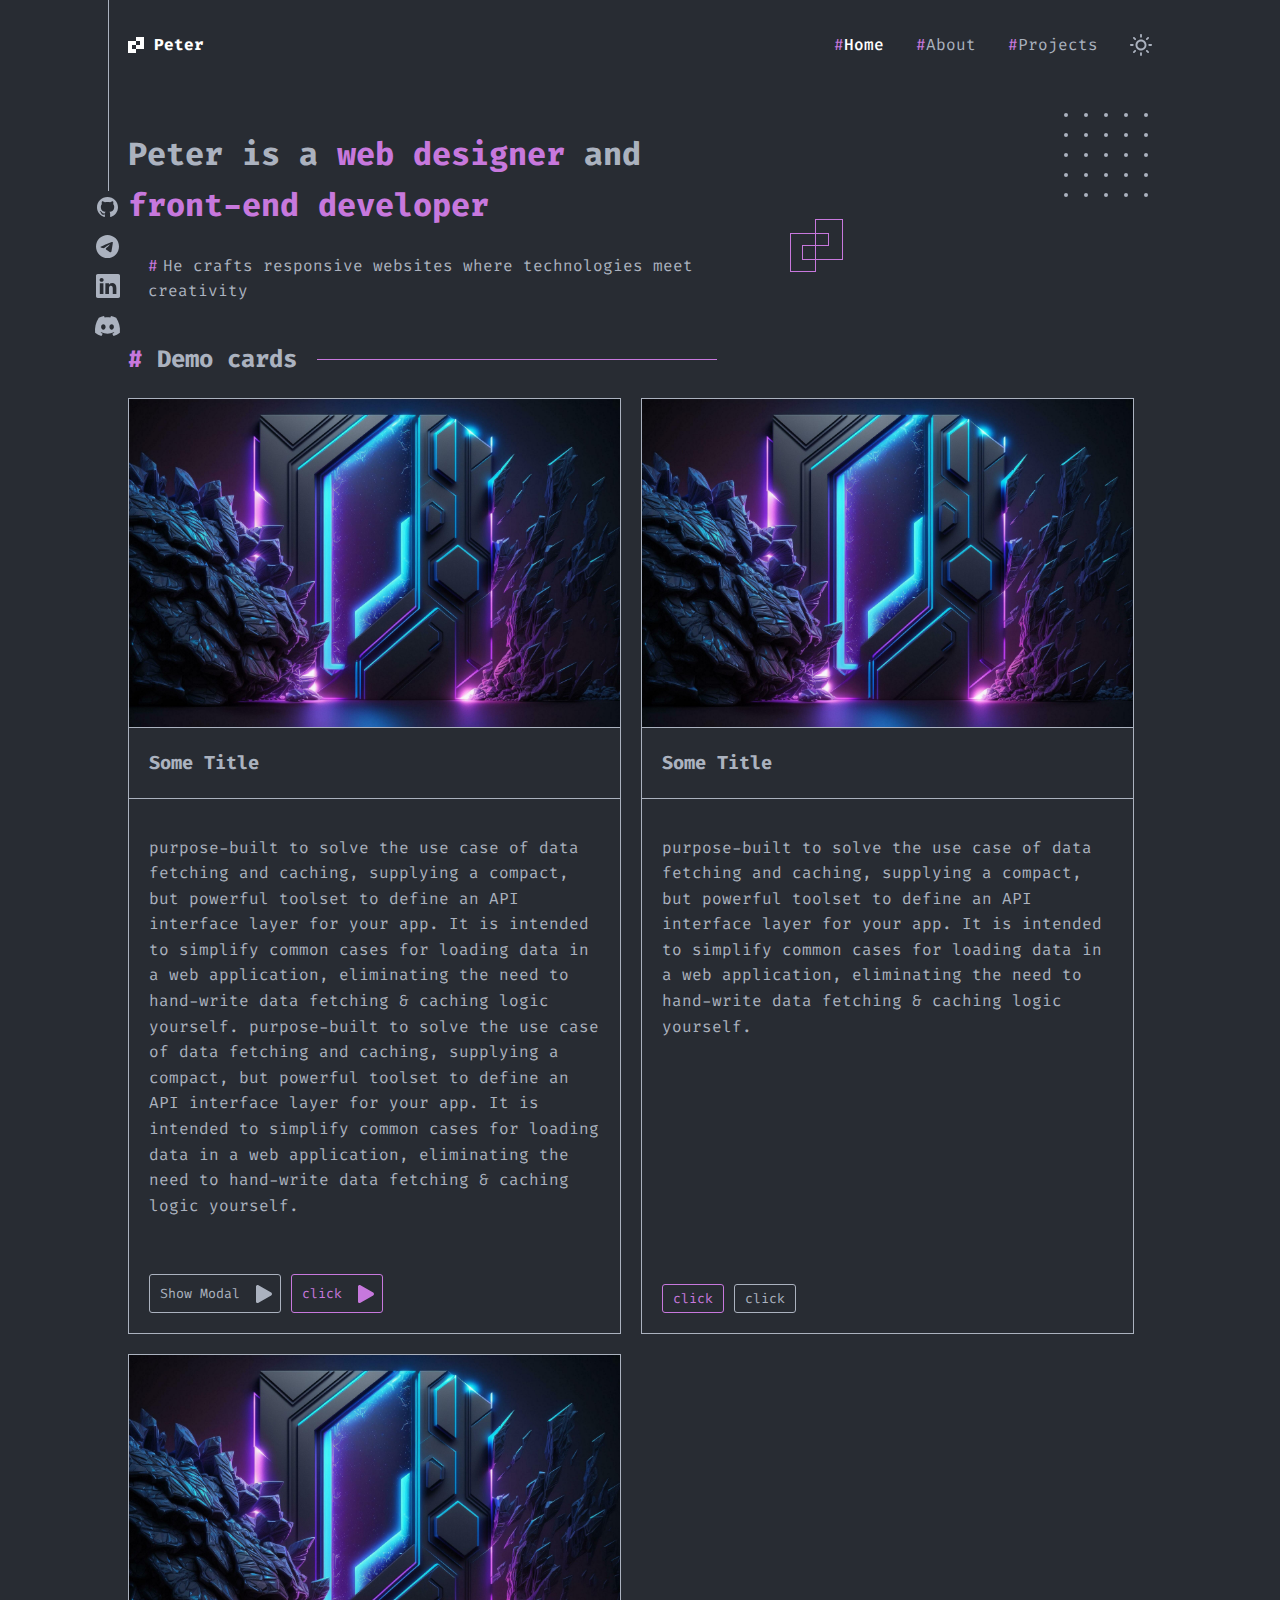
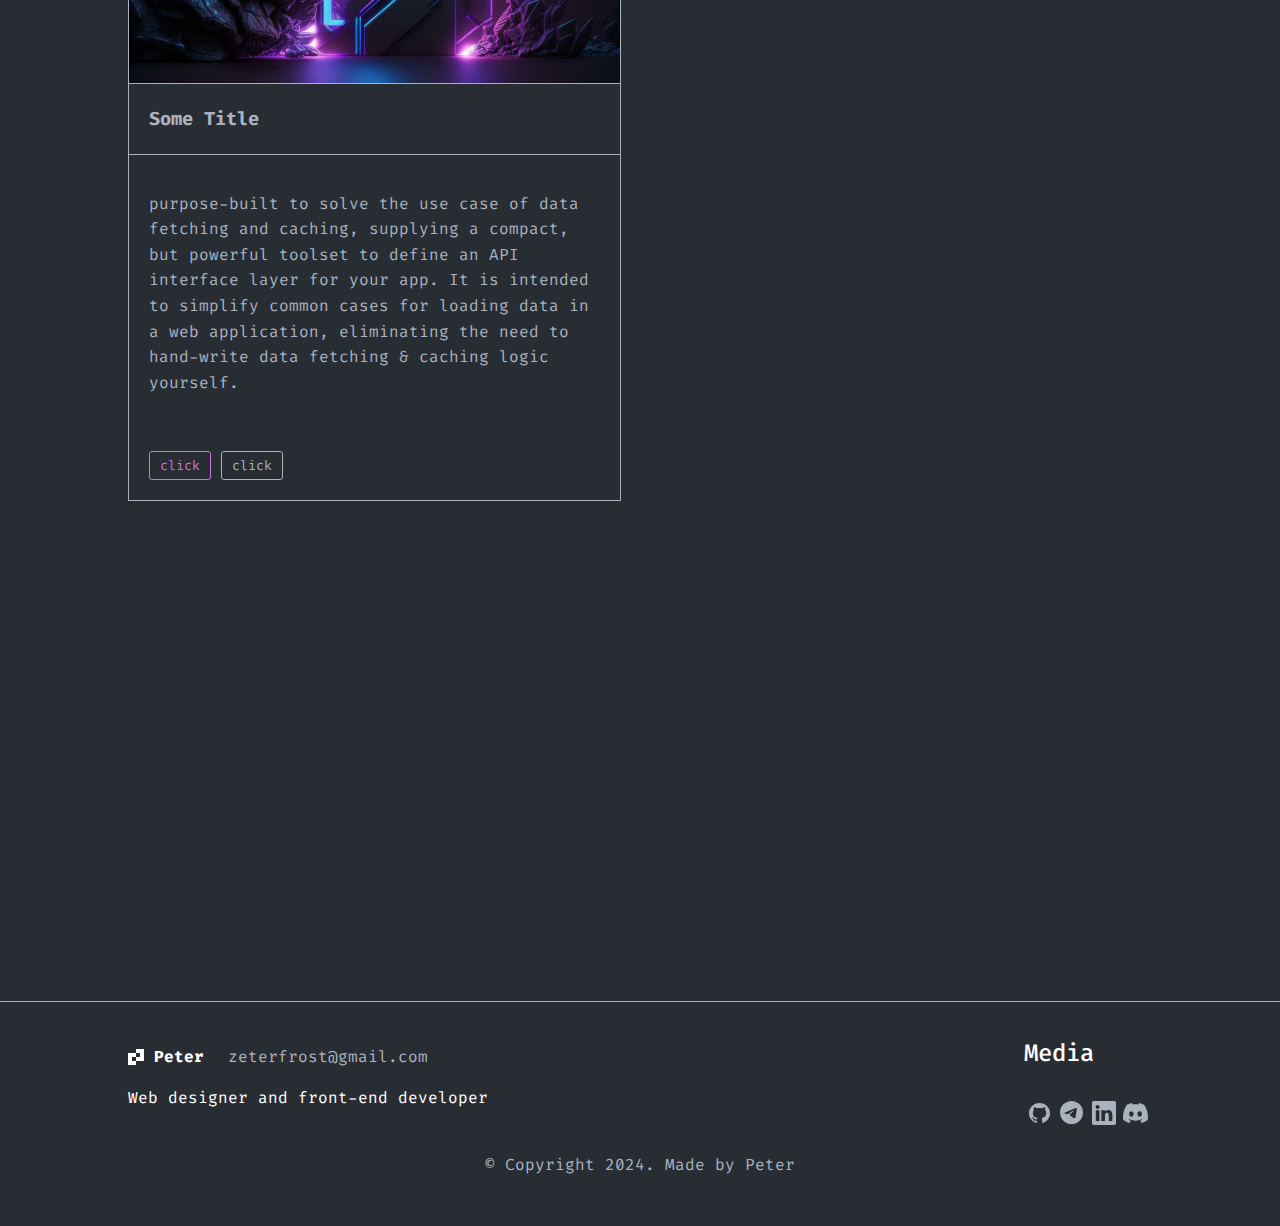
<file: home.html>
<!doctype html>
<html lang="en">

<head>
    <meta charset="UTF-8">
    <meta name="viewport"
        content="width=device-width, user-scalable=no, initial-scale=1.0, maximum-scale=1.0, minimum-scale=1.0">
    <meta http-equiv="X-UA-Compatible" content="ie=edge">
    <title>Document</title>
    <link rel="preconnect" href="https://fonts.googleapis.com">
    <link rel="preconnect" href="https://fonts.gstatic.com" crossorigin>
    <link href="https://fonts.googleapis.com/css2?family=Fira+Code:wght@400;500;600;700&display=swap" rel="stylesheet">
    <link rel="stylesheet" href="css/style.css">
    <script src="js/removeExt.js"></script>
</head>

<body>
    <header class="header container">
        <a class="logo" href="#">Peter</a>
        <button id="headerToggle" class="header__toggle btn btn_toggle"
            aria-label="Open or close navigation's menu"></button>
        <div class="transform hidden" id="toggle-block">
            <nav class="navigation" id="navigation">
                <ul class="navigation__list">
                    <li class="navigation__item">
                        <a class="navigation__link active" href="#">Home</a>
                    </li>
                    <li class="navigation__item">
                        <a class="navigation__link " href="./about.html">About</a>
                    </li>
                    <li class="navigation__item">
                        <a class="navigation__link " href="./projects.html">Projects</a>
                    </li>
                    <li class="navigation__item">
                        <button class="navigation__button" id="toggle-white"></button>
                    </li>
                </ul>
            </nav>
            <ul class="socialLink header__social" id="social">
                <li class="socialLink__item">
                    <a class="socialLink__link" href="https://github.com/limbonalim" target="_blank" aria-label="GitHub">
                        <svg width="32" height="32" viewBox="0 0 32 32" fill="none" xmlns="http://www.w3.org/2000/svg"
                            class="socialLink__icon_Github">
                            <path
                                d="M15.5 6C9.69875 6 5 10.5882 5 16.2529C5 20.7899 8.00562 24.6219 12.1794 25.9804C12.7044 26.0701 12.9012 25.7625 12.9012 25.4934C12.9012 25.2499 12.8881 24.4425 12.8881 23.5838C10.25 24.058 9.5675 22.9558 9.3575 22.3791C9.23938 22.0843 8.7275 21.1743 8.28125 20.9308C7.91375 20.7386 7.38875 20.2644 8.26813 20.2516C9.095 20.2388 9.68563 20.9949 9.8825 21.3025C10.8275 22.8533 12.3369 22.4175 12.9406 22.1484C13.0325 21.4819 13.3081 21.0334 13.61 20.777C11.2737 20.5207 8.8325 19.6364 8.8325 15.7147C8.8325 14.5997 9.23938 13.6769 9.90875 12.9592C9.80375 12.7029 9.43625 11.6519 10.0138 10.2422C10.0138 10.2422 10.8931 9.97301 12.9012 11.2931C13.7413 11.0624 14.6338 10.947 15.5263 10.947C16.4188 10.947 17.3113 11.0624 18.1513 11.2931C20.1594 9.9602 21.0387 10.2422 21.0387 10.2422C21.6163 11.6519 21.2488 12.7029 21.1438 12.9592C21.8131 13.6769 22.22 14.5868 22.22 15.7147C22.22 19.6492 19.7656 20.5207 17.4294 20.777C17.81 21.0975 18.1381 21.7126 18.1381 22.6738C18.1381 24.0452 18.125 25.1474 18.125 25.4934C18.125 25.7625 18.3219 26.0829 18.8469 25.9804C20.9314 25.2935 22.7428 23.9854 24.026 22.2403C25.3092 20.4953 25.9996 18.4012 26 16.2529C26 10.5882 21.3013 6 15.5 6Z"
                                fill="#ABB2BF" />
                        </svg>
                    </a>
                </li>
                <li class="socialLink__item">
                    <a class="socialLink__link" href="https://t.me/Gandamin" target="_blank" aria-label="Telegram">
                        <svg width="32" height="32" viewBox="0 0 32 32" fill="none" xmlns="http://www.w3.org/2000/svg"
                            class="socialLink__icon_Telegram">
                            <path
                                d="M27 15.5C27 18.55 25.7884 21.4751 23.6317 23.6317C21.4751 25.7884 18.55 27 15.5 27C12.45 27 9.52494 25.7884 7.36827 23.6317C5.2116 21.4751 4 18.55 4 15.5C4 12.45 5.2116 9.52494 7.36827 7.36827C9.52494 5.2116 12.45 4 15.5 4C18.55 4 21.4751 5.2116 23.6317 7.36827C25.7884 9.52494 27 12.45 27 15.5ZM15.9126 12.4899C14.7942 12.9556 12.5574 13.9187 9.20519 15.3792C8.66181 15.5949 8.37575 15.8076 8.34987 16.0146C8.30675 16.3639 8.74519 16.5019 9.34175 16.6903L9.59331 16.7693C10.1798 16.9605 10.9704 17.1833 11.3801 17.1919C11.7539 17.2006 12.1693 17.0482 12.6279 16.7319C15.7602 14.6174 17.3774 13.5493 17.478 13.5263C17.5499 13.5091 17.6505 13.4889 17.7166 13.5493C17.7842 13.6083 17.777 13.7218 17.7698 13.752C17.7267 13.9374 16.006 15.5359 15.1162 16.3639C14.8387 16.6227 14.6418 16.8053 14.6016 16.8469C14.5129 16.9375 14.4228 17.0267 14.3313 17.1143C13.7851 17.6404 13.3768 18.0343 14.3529 18.6783C14.8229 18.9888 15.1996 19.2432 15.5747 19.4991C15.983 19.778 16.3912 20.0554 16.9202 20.4033C17.0539 20.4896 17.1833 20.583 17.3084 20.6721C17.7842 21.0114 18.214 21.3161 18.7416 21.2673C19.0492 21.2385 19.3669 20.951 19.5279 20.0885C19.9088 18.0516 20.6578 13.6399 20.8302 11.8214C20.8408 11.6703 20.8345 11.5184 20.8116 11.3686C20.798 11.2478 20.7395 11.1364 20.6477 11.0567C20.5169 10.9664 20.361 10.9196 20.2021 10.923C19.7708 10.9302 19.1052 11.1616 15.9126 12.4899Z"
                                fill="#ABB2BF" />
                        </svg>
                    </a>
                </li>
                <li class="socialLink__item">
                    <a class="socialLink__link" href="https://www.linkedin.com/in/petr-zhuravlev-a60559283/" target="_blank"
                        aria-label="Linkedin">
                        <svg width="32" height="32" viewBox="0 0 32 32" fill="none" xmlns="http://www.w3.org/2000/svg"
                            class="socialLink__icon_Linkedin">
                            <path
                                d="M4 5.719C4 4.7695 4.789 4 5.7625 4H26.2375C27.211 4 28 4.7695 28 5.719V26.281C28 27.2305 27.211 28 26.2375 28H5.7625C4.789 28 4 27.2305 4 26.281V5.719ZM11.4145 24.091V13.2535H7.813V24.091H11.4145ZM9.6145 11.773C10.87 11.773 11.6515 10.942 11.6515 9.901C11.629 8.8375 10.8715 8.029 9.6385 8.029C8.4055 8.029 7.6 8.839 7.6 9.901C7.6 10.942 8.3815 11.773 9.5905 11.773H9.6145ZM16.9765 24.091V18.0385C16.9765 17.7145 17.0005 17.3905 17.0965 17.1595C17.356 16.513 17.9485 15.8425 18.9445 15.8425C20.248 15.8425 20.7685 16.8355 20.7685 18.2935V24.091H24.37V17.875C24.37 14.545 22.594 12.997 20.224 12.997C18.313 12.997 17.4565 14.047 16.9765 14.7865V14.824H16.9525C16.9605 14.8115 16.9685 14.799 16.9765 14.7865V13.2535H13.3765C13.4215 14.2705 13.3765 24.091 13.3765 24.091H16.9765Z"
                                fill="#ABB2BF" />
                        </svg>
                    </a>
                </li>
                <li class="socialLink__item">
                    <a class="socialLink__link" href="https://discordapp.com/users/776490347546673222/" target="_blank"
                        aria-label="Discord">
                        <svg width="32" height="32" viewBox="0 0 32 32" fill="none" xmlns="http://www.w3.org/2000/svg"
                            class="socialLink__icon_Discord">
                            <path
                                d="M24.1641 7.65906C22.543 6.87826 20.8325 6.32099 19.0751 6.00114C19.0592 5.99832 19.0428 6.00076 19.0283 6.0081C19.0137 6.01544 19.0017 6.02733 18.9938 6.04214C18.7735 6.45211 18.5298 6.98835 18.3595 7.40816C16.4651 7.10643 14.5383 7.10643 12.6439 7.40816C12.4539 6.9405 12.239 6.48443 12.0002 6.04214C11.9922 6.02749 11.9801 6.01574 11.9656 6.00842C11.9511 6.0011 11.9348 5.99856 11.9189 6.00114C10.1611 6.31928 8.45021 6.87684 6.82991 7.65906C6.81605 7.66461 6.80445 7.67504 6.7971 7.68858C3.55651 12.7706 2.66745 17.7279 3.10339 22.623C3.10495 22.6459 3.11901 22.6689 3.1362 22.6836C5.02325 24.1507 7.13396 25.2708 9.37832 25.9962C9.39417 26.0014 9.4112 26.0013 9.42693 25.9957C9.44267 25.99 9.45629 25.9793 9.46582 25.965C9.94707 25.2763 10.3752 24.5498 10.7439 23.7856C10.7516 23.7699 10.7543 23.752 10.7514 23.7345C10.7486 23.7171 10.7405 23.7011 10.7283 23.6889C10.7202 23.6809 10.7107 23.6747 10.7002 23.6708C10.027 23.3993 9.37503 23.0731 8.7502 22.6951C8.73275 22.6847 8.71977 22.6677 8.71395 22.6476C8.70814 22.6274 8.70993 22.6057 8.71895 22.5869C8.72427 22.5747 8.73231 22.564 8.74239 22.5557C8.87364 22.4524 9.00489 22.3442 9.12989 22.236C9.14093 22.2266 9.15418 22.2206 9.16821 22.2186C9.18225 22.2166 9.19655 22.2186 9.20957 22.2245C13.3017 24.1858 17.7314 24.1858 21.7735 22.2245C21.787 22.2183 21.8018 22.2162 21.8164 22.2182C21.831 22.2202 21.8448 22.2264 21.8563 22.236C21.9813 22.3442 22.1126 22.4524 22.2438 22.5557C22.2544 22.5639 22.263 22.5747 22.2687 22.5872C22.2744 22.5996 22.277 22.6134 22.2764 22.6272C22.2758 22.641 22.2719 22.6544 22.2651 22.6663C22.2584 22.6781 22.2489 22.688 22.2376 22.6951C21.6142 23.0765 20.9614 23.4024 20.286 23.6692C20.2752 23.6733 20.2655 23.6798 20.2574 23.6883C20.2493 23.6968 20.243 23.7071 20.2391 23.7184C20.2355 23.7294 20.2341 23.741 20.2349 23.7525C20.2357 23.7641 20.2387 23.7754 20.2438 23.7856C20.6188 24.5482 21.0485 25.2763 21.5204 25.965C21.5299 25.9793 21.5435 25.99 21.5593 25.9957C21.575 26.0013 21.592 26.0014 21.6079 25.9962C23.856 25.2731 25.9701 24.1528 27.8594 22.6836C27.8688 22.6768 27.8767 22.6677 27.8824 22.6572C27.8881 22.6467 27.8914 22.635 27.8922 22.623C28.4141 16.9637 27.0188 12.0474 24.1954 7.69022C24.1925 7.68302 24.1883 7.67653 24.1829 7.67116C24.1775 7.66579 24.1711 7.66167 24.1641 7.65906ZM11.3549 19.6417C10.1221 19.6417 9.10801 18.4544 9.10801 16.9982C9.10801 15.5403 10.1033 14.353 11.3549 14.353C12.6158 14.353 13.6205 15.5502 13.6017 16.9982C13.6017 18.4544 12.6064 19.6417 11.3549 19.6417ZM19.661 19.6417C18.4298 19.6417 17.4142 18.4544 17.4142 16.9982C17.4142 15.5403 18.4095 14.353 19.661 14.353C20.922 14.353 21.9282 15.5502 21.9079 16.9982C21.9079 18.4544 20.922 19.6417 19.661 19.6417Z"
                                fill="#ABB2BF" />
                        </svg>
                    </a>
                </li>
            </ul>
        </div>
    </header>

    <main class="container container-main">
        <div class="aboutBanner">
            <div class="aboutBanner__info">
                <h1 class="title">Peter is a <span class="title__inner">web designer</span> and <span
                        class="title__inner">front-end developer</span></h1>
                <p class="title__slogan">He crafts responsive websites where technologies meet creativity</p>
            </div>
            <div class="aboutBanner__photo">
            </div>
        </div>
        <div>
            <h2 class="title_block-name">Demo cards</h2>
            <div class="cardContainer">
                <div class="card">
                    <div class="card__image">
                        <img src="uploads/image-1.jpg" alt="some image">
                    </div>
                    <h3 class="card__title">
                        Some Title
                    </h3>

                    <p class="card__description">
                        purpose-built to solve the use case of data fetching and caching, supplying a compact, but
                        powerful
                        toolset to define an API interface layer for your app. It is intended to simplify common cases
                        for
                        loading data in a web application, eliminating the need to hand-write data fetching & caching
                        logic
                        yourself.
                        purpose-built to solve the use case of data fetching and caching, supplying a compact, but
                        powerful
                        toolset to define an API interface layer for your app. It is intended to simplify common cases
                        for
                        loading data in a web application, eliminating the need to hand-write data fetching & caching
                        logic
                        yourself.
                    </p>
                    <div class="card__buttons">
                        <button class="btn btn_card-gray_play" id="showModal">Show Modal</button>
                        <button class="btn btn_card-primary_play">click</button>
                    </div>

                </div>

                <div class="card">
                    <div class="card__image">
                        <img src="uploads/image-1.jpg" alt="some image">
                    </div>
                    <h3 class="card__title">
                        Some Title
                    </h3>

                    <p class="card__description">
                        purpose-built to solve the use case of data fetching and caching, supplying a compact, but
                        powerful
                        toolset to define an API interface layer for your app. It is intended to simplify common cases
                        for
                        loading data in a web application, eliminating the need to hand-write data fetching & caching
                        logic
                        yourself.
                    </p>
                    <div class="card__buttons">
                        <button class="btn btn_card-primary">click</button>
                        <button class="btn btn_card-gray">click</button>
                    </div>

                </div>

                <div class="card">
                    <div class="card__image">
                        <img src="uploads/image-1.jpg" alt="some image">
                    </div>
                    <h3 class="card__title">
                        Some Title
                    </h3>

                    <p class="card__description">
                        purpose-built to solve the use case of data fetching and caching, supplying a compact, but
                        powerful
                        toolset to define an API interface layer for your app. It is intended to simplify common cases
                        for
                        loading data in a web application, eliminating the need to hand-write data fetching & caching
                        logic
                        yourself.
                    </p>
                    <div class="card__buttons">
                        <button class="btn btn_card-primary">click</button>
                        <button class="btn btn_card-gray">click</button>
                    </div>

                </div>
            </div>
        </div>
    </main>

    <footer class="footer">
        <div class="container">
            <div class="footer__top">
                <div class="footer__info">
                    <div class="footer__mail">
                        <a class="logo" href="#">Peter</a>
                        <a href="mailto:zeterfrost@gmail.com" class="footer__mail__link">zeterfrost@gmail.com</a>
                    </div>
                    <p>Web designer and front-end developer</p>
                </div>
                <div class="footer__links">
                    <p>Media</p>
                    <ul class="socialLink">
                        <li class="socialLink__item">
                            <a class="socialLink__link" href="https://github.com/limbonalim" target="_blank"
                                aria-label="GitHub">
                                <svg width="32" height="32" viewBox="0 0 32 32" fill="none"
                                    xmlns="http://www.w3.org/2000/svg" class="socialLink__icon_Github">
                                    <path
                                        d="M15.5 6C9.69875 6 5 10.5882 5 16.2529C5 20.7899 8.00562 24.6219 12.1794 25.9804C12.7044 26.0701 12.9012 25.7625 12.9012 25.4934C12.9012 25.2499 12.8881 24.4425 12.8881 23.5838C10.25 24.058 9.5675 22.9558 9.3575 22.3791C9.23938 22.0843 8.7275 21.1743 8.28125 20.9308C7.91375 20.7386 7.38875 20.2644 8.26813 20.2516C9.095 20.2388 9.68563 20.9949 9.8825 21.3025C10.8275 22.8533 12.3369 22.4175 12.9406 22.1484C13.0325 21.4819 13.3081 21.0334 13.61 20.777C11.2737 20.5207 8.8325 19.6364 8.8325 15.7147C8.8325 14.5997 9.23938 13.6769 9.90875 12.9592C9.80375 12.7029 9.43625 11.6519 10.0138 10.2422C10.0138 10.2422 10.8931 9.97301 12.9012 11.2931C13.7413 11.0624 14.6338 10.947 15.5263 10.947C16.4188 10.947 17.3113 11.0624 18.1513 11.2931C20.1594 9.9602 21.0387 10.2422 21.0387 10.2422C21.6163 11.6519 21.2488 12.7029 21.1438 12.9592C21.8131 13.6769 22.22 14.5868 22.22 15.7147C22.22 19.6492 19.7656 20.5207 17.4294 20.777C17.81 21.0975 18.1381 21.7126 18.1381 22.6738C18.1381 24.0452 18.125 25.1474 18.125 25.4934C18.125 25.7625 18.3219 26.0829 18.8469 25.9804C20.9314 25.2935 22.7428 23.9854 24.026 22.2403C25.3092 20.4953 25.9996 18.4012 26 16.2529C26 10.5882 21.3013 6 15.5 6Z"
                                        fill="#ABB2BF" />
                                </svg>
                            </a>
                        </li>
                        <li class="socialLink__item">
                            <a class="socialLink__link" href="https://t.me/Gandamin" target="_blank"
                                aria-label="Telegram">
                                <svg width="32" height="32" viewBox="0 0 32 32" fill="none"
                                    xmlns="http://www.w3.org/2000/svg" class="socialLink__icon_Telegram">
                                    <path
                                        d="M27 15.5C27 18.55 25.7884 21.4751 23.6317 23.6317C21.4751 25.7884 18.55 27 15.5 27C12.45 27 9.52494 25.7884 7.36827 23.6317C5.2116 21.4751 4 18.55 4 15.5C4 12.45 5.2116 9.52494 7.36827 7.36827C9.52494 5.2116 12.45 4 15.5 4C18.55 4 21.4751 5.2116 23.6317 7.36827C25.7884 9.52494 27 12.45 27 15.5ZM15.9126 12.4899C14.7942 12.9556 12.5574 13.9187 9.20519 15.3792C8.66181 15.5949 8.37575 15.8076 8.34987 16.0146C8.30675 16.3639 8.74519 16.5019 9.34175 16.6903L9.59331 16.7693C10.1798 16.9605 10.9704 17.1833 11.3801 17.1919C11.7539 17.2006 12.1693 17.0482 12.6279 16.7319C15.7602 14.6174 17.3774 13.5493 17.478 13.5263C17.5499 13.5091 17.6505 13.4889 17.7166 13.5493C17.7842 13.6083 17.777 13.7218 17.7698 13.752C17.7267 13.9374 16.006 15.5359 15.1162 16.3639C14.8387 16.6227 14.6418 16.8053 14.6016 16.8469C14.5129 16.9375 14.4228 17.0267 14.3313 17.1143C13.7851 17.6404 13.3768 18.0343 14.3529 18.6783C14.8229 18.9888 15.1996 19.2432 15.5747 19.4991C15.983 19.778 16.3912 20.0554 16.9202 20.4033C17.0539 20.4896 17.1833 20.583 17.3084 20.6721C17.7842 21.0114 18.214 21.3161 18.7416 21.2673C19.0492 21.2385 19.3669 20.951 19.5279 20.0885C19.9088 18.0516 20.6578 13.6399 20.8302 11.8214C20.8408 11.6703 20.8345 11.5184 20.8116 11.3686C20.798 11.2478 20.7395 11.1364 20.6477 11.0567C20.5169 10.9664 20.361 10.9196 20.2021 10.923C19.7708 10.9302 19.1052 11.1616 15.9126 12.4899Z"
                                        fill="#ABB2BF" />
                                </svg>
                            </a>
                        </li>
                        <li class="socialLink__item">
                            <a class="socialLink__link" href="https://www.linkedin.com/in/petr-zhuravlev-a60559283/"
                                target="_blank" aria-label="Linkedin">
                                <svg width="32" height="32" viewBox="0 0 32 32" fill="none"
                                    xmlns="http://www.w3.org/2000/svg" class="socialLink__icon_Linkedin">
                                    <path
                                        d="M4 5.719C4 4.7695 4.789 4 5.7625 4H26.2375C27.211 4 28 4.7695 28 5.719V26.281C28 27.2305 27.211 28 26.2375 28H5.7625C4.789 28 4 27.2305 4 26.281V5.719ZM11.4145 24.091V13.2535H7.813V24.091H11.4145ZM9.6145 11.773C10.87 11.773 11.6515 10.942 11.6515 9.901C11.629 8.8375 10.8715 8.029 9.6385 8.029C8.4055 8.029 7.6 8.839 7.6 9.901C7.6 10.942 8.3815 11.773 9.5905 11.773H9.6145ZM16.9765 24.091V18.0385C16.9765 17.7145 17.0005 17.3905 17.0965 17.1595C17.356 16.513 17.9485 15.8425 18.9445 15.8425C20.248 15.8425 20.7685 16.8355 20.7685 18.2935V24.091H24.37V17.875C24.37 14.545 22.594 12.997 20.224 12.997C18.313 12.997 17.4565 14.047 16.9765 14.7865V14.824H16.9525C16.9605 14.8115 16.9685 14.799 16.9765 14.7865V13.2535H13.3765C13.4215 14.2705 13.3765 24.091 13.3765 24.091H16.9765Z"
                                        fill="#ABB2BF" />
                                </svg>
                            </a>
                        </li>
                        <li class="socialLink__item">
                            <a class="socialLink__link" aria-label="Discord"
                                href="https://discordapp.com/users/776490347546673222/" target="_blank">
                                <svg width="32" height="32" viewBox="0 0 32 32" fill="none"
                                    xmlns="http://www.w3.org/2000/svg" class="socialLink__icon_Discord">
                                    <path
                                        d="M24.1641 7.65906C22.543 6.87826 20.8325 6.32099 19.0751 6.00114C19.0592 5.99832 19.0428 6.00076 19.0283 6.0081C19.0137 6.01544 19.0017 6.02733 18.9938 6.04214C18.7735 6.45211 18.5298 6.98835 18.3595 7.40816C16.4651 7.10643 14.5383 7.10643 12.6439 7.40816C12.4539 6.9405 12.239 6.48443 12.0002 6.04214C11.9922 6.02749 11.9801 6.01574 11.9656 6.00842C11.9511 6.0011 11.9348 5.99856 11.9189 6.00114C10.1611 6.31928 8.45021 6.87684 6.82991 7.65906C6.81605 7.66461 6.80445 7.67504 6.7971 7.68858C3.55651 12.7706 2.66745 17.7279 3.10339 22.623C3.10495 22.6459 3.11901 22.6689 3.1362 22.6836C5.02325 24.1507 7.13396 25.2708 9.37832 25.9962C9.39417 26.0014 9.4112 26.0013 9.42693 25.9957C9.44267 25.99 9.45629 25.9793 9.46582 25.965C9.94707 25.2763 10.3752 24.5498 10.7439 23.7856C10.7516 23.7699 10.7543 23.752 10.7514 23.7345C10.7486 23.7171 10.7405 23.7011 10.7283 23.6889C10.7202 23.6809 10.7107 23.6747 10.7002 23.6708C10.027 23.3993 9.37503 23.0731 8.7502 22.6951C8.73275 22.6847 8.71977 22.6677 8.71395 22.6476C8.70814 22.6274 8.70993 22.6057 8.71895 22.5869C8.72427 22.5747 8.73231 22.564 8.74239 22.5557C8.87364 22.4524 9.00489 22.3442 9.12989 22.236C9.14093 22.2266 9.15418 22.2206 9.16821 22.2186C9.18225 22.2166 9.19655 22.2186 9.20957 22.2245C13.3017 24.1858 17.7314 24.1858 21.7735 22.2245C21.787 22.2183 21.8018 22.2162 21.8164 22.2182C21.831 22.2202 21.8448 22.2264 21.8563 22.236C21.9813 22.3442 22.1126 22.4524 22.2438 22.5557C22.2544 22.5639 22.263 22.5747 22.2687 22.5872C22.2744 22.5996 22.277 22.6134 22.2764 22.6272C22.2758 22.641 22.2719 22.6544 22.2651 22.6663C22.2584 22.6781 22.2489 22.688 22.2376 22.6951C21.6142 23.0765 20.9614 23.4024 20.286 23.6692C20.2752 23.6733 20.2655 23.6798 20.2574 23.6883C20.2493 23.6968 20.243 23.7071 20.2391 23.7184C20.2355 23.7294 20.2341 23.741 20.2349 23.7525C20.2357 23.7641 20.2387 23.7754 20.2438 23.7856C20.6188 24.5482 21.0485 25.2763 21.5204 25.965C21.5299 25.9793 21.5435 25.99 21.5593 25.9957C21.575 26.0013 21.592 26.0014 21.6079 25.9962C23.856 25.2731 25.9701 24.1528 27.8594 22.6836C27.8688 22.6768 27.8767 22.6677 27.8824 22.6572C27.8881 22.6467 27.8914 22.635 27.8922 22.623C28.4141 16.9637 27.0188 12.0474 24.1954 7.69022C24.1925 7.68302 24.1883 7.67653 24.1829 7.67116C24.1775 7.66579 24.1711 7.66167 24.1641 7.65906ZM11.3549 19.6417C10.1221 19.6417 9.10801 18.4544 9.10801 16.9982C9.10801 15.5403 10.1033 14.353 11.3549 14.353C12.6158 14.353 13.6205 15.5502 13.6017 16.9982C13.6017 18.4544 12.6064 19.6417 11.3549 19.6417ZM19.661 19.6417C18.4298 19.6417 17.4142 18.4544 17.4142 16.9982C17.4142 15.5403 18.4095 14.353 19.661 14.353C20.922 14.353 21.9282 15.5502 21.9079 16.9982C21.9079 18.4544 20.922 19.6417 19.661 19.6417Z"
                                        fill="#ABB2BF" />
                                </svg>
                            </a>
                        </li>
                    </ul>
                </div>
            </div>
            <div class="footer__bottom">
                <p>© Copyright 2024. Made by Peter</p>
            </div>
        </div>
    </footer>

    <div class="modal" id="modal" style="display: none;">
        <h3 class="modal__title">Modal Title</h3>
        <div class="modal__body">
            <p class="modal__description">purpose-built to solve the use case of data fetching and caching, supplying a
                compact, but powerful toolset to define an API interface layer for your app. It is intended to simplify
                common cases for loading data in a web application, eliminating the need to hand-write data fetching &
                caching logic yourself.
            </p>
        </div>
    </div>

    <script src="js/toggle.js"></script>
    <script src="js/theme.js"></script>
    <script src="js/modal.js"></script>
</body>

</html>
</file>
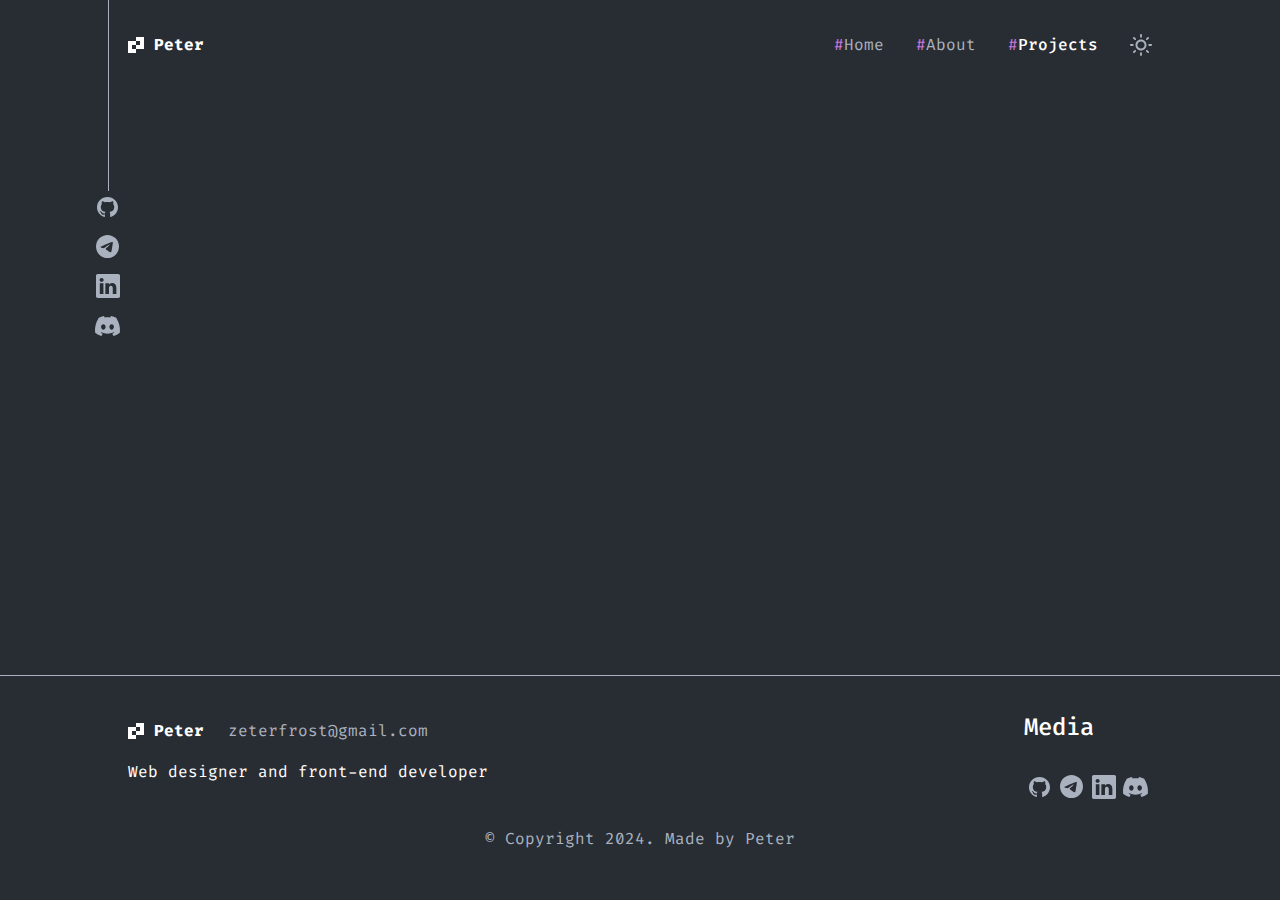
<file: projects.html>
<!doctype html>
<html lang="en">

<head>
    <meta charset="UTF-8">
    <meta name="viewport"
        content="width=device-width, user-scalable=no, initial-scale=1.0, maximum-scale=1.0, minimum-scale=1.0">
    <meta http-equiv="X-UA-Compatible" content="ie=edge">
    <title>Peter</title>
    <link rel="preconnect" href="https://fonts.googleapis.com">
    <link rel="preconnect" href="https://fonts.gstatic.com" crossorigin>
    <link href="https://fonts.googleapis.com/css2?family=Fira+Code:wght@400;500;600;700&display=swap" rel="stylesheet">
    <link rel="stylesheet" href="css/style.css">
    <script src="js/removeExt.js"></script>
    <link id="upper-icon" rel="icon" type="image/png" sizes="32x32">
</head>

<body>
    <div class="layout">
        <header class="header container">
            <a class="logo" href="./index.html">Peter</a>
            <button id="headerToggle" class="header__toggle btn btn_toggle"
                aria-label="Open or close navigation's menu"></button>
            <div class="transform hidden" id="toggle-block">
                <nav class="navigation" id="navigation">
                    <ul class="navigation__list">
                        <li class="navigation__item">
                            <a class="navigation__link" href="./index.html">Home</a>
                        </li>
                        <li class="navigation__item">
                            <a class="navigation__link" href="./about.html">About</a>
                        </li>
                        <li class="navigation__item">
                            <a class="navigation__link active" href="./projects.html">Projects</a>
                        </li>
                        <li class="navigation__item">
                            <button class="navigation__button" id="toggle-white"></button>
                        </li>
                    </ul>
                </nav>
                <ul class="socialLink header__social" id="social">
                    <li class="socialLink__item">
                        <a class="socialLink__link" href="https://github.com/limbonalim" target="_blank"
                            aria-label="GitHub">
                            <svg width="32" height="32" viewBox="0 0 32 32" fill="none"
                                xmlns="http://www.w3.org/2000/svg" class="socialLink__icon_Github">
                                <path
                                    d="M15.5 6C9.69875 6 5 10.5882 5 16.2529C5 20.7899 8.00562 24.6219 12.1794 25.9804C12.7044 26.0701 12.9012 25.7625 12.9012 25.4934C12.9012 25.2499 12.8881 24.4425 12.8881 23.5838C10.25 24.058 9.5675 22.9558 9.3575 22.3791C9.23938 22.0843 8.7275 21.1743 8.28125 20.9308C7.91375 20.7386 7.38875 20.2644 8.26813 20.2516C9.095 20.2388 9.68563 20.9949 9.8825 21.3025C10.8275 22.8533 12.3369 22.4175 12.9406 22.1484C13.0325 21.4819 13.3081 21.0334 13.61 20.777C11.2737 20.5207 8.8325 19.6364 8.8325 15.7147C8.8325 14.5997 9.23938 13.6769 9.90875 12.9592C9.80375 12.7029 9.43625 11.6519 10.0138 10.2422C10.0138 10.2422 10.8931 9.97301 12.9012 11.2931C13.7413 11.0624 14.6338 10.947 15.5263 10.947C16.4188 10.947 17.3113 11.0624 18.1513 11.2931C20.1594 9.9602 21.0387 10.2422 21.0387 10.2422C21.6163 11.6519 21.2488 12.7029 21.1438 12.9592C21.8131 13.6769 22.22 14.5868 22.22 15.7147C22.22 19.6492 19.7656 20.5207 17.4294 20.777C17.81 21.0975 18.1381 21.7126 18.1381 22.6738C18.1381 24.0452 18.125 25.1474 18.125 25.4934C18.125 25.7625 18.3219 26.0829 18.8469 25.9804C20.9314 25.2935 22.7428 23.9854 24.026 22.2403C25.3092 20.4953 25.9996 18.4012 26 16.2529C26 10.5882 21.3013 6 15.5 6Z"
                                    fill="#ABB2BF" />
                            </svg>
                        </a>
                    </li>
                    <li class="socialLink__item">
                        <a class="socialLink__link" href="https://t.me/Gandamin" target="_blank" aria-label="Telegram">
                            <svg width="32" height="32" viewBox="0 0 32 32" fill="none"
                                xmlns="http://www.w3.org/2000/svg" class="socialLink__icon_Telegram">
                                <path
                                    d="M27 15.5C27 18.55 25.7884 21.4751 23.6317 23.6317C21.4751 25.7884 18.55 27 15.5 27C12.45 27 9.52494 25.7884 7.36827 23.6317C5.2116 21.4751 4 18.55 4 15.5C4 12.45 5.2116 9.52494 7.36827 7.36827C9.52494 5.2116 12.45 4 15.5 4C18.55 4 21.4751 5.2116 23.6317 7.36827C25.7884 9.52494 27 12.45 27 15.5ZM15.9126 12.4899C14.7942 12.9556 12.5574 13.9187 9.20519 15.3792C8.66181 15.5949 8.37575 15.8076 8.34987 16.0146C8.30675 16.3639 8.74519 16.5019 9.34175 16.6903L9.59331 16.7693C10.1798 16.9605 10.9704 17.1833 11.3801 17.1919C11.7539 17.2006 12.1693 17.0482 12.6279 16.7319C15.7602 14.6174 17.3774 13.5493 17.478 13.5263C17.5499 13.5091 17.6505 13.4889 17.7166 13.5493C17.7842 13.6083 17.777 13.7218 17.7698 13.752C17.7267 13.9374 16.006 15.5359 15.1162 16.3639C14.8387 16.6227 14.6418 16.8053 14.6016 16.8469C14.5129 16.9375 14.4228 17.0267 14.3313 17.1143C13.7851 17.6404 13.3768 18.0343 14.3529 18.6783C14.8229 18.9888 15.1996 19.2432 15.5747 19.4991C15.983 19.778 16.3912 20.0554 16.9202 20.4033C17.0539 20.4896 17.1833 20.583 17.3084 20.6721C17.7842 21.0114 18.214 21.3161 18.7416 21.2673C19.0492 21.2385 19.3669 20.951 19.5279 20.0885C19.9088 18.0516 20.6578 13.6399 20.8302 11.8214C20.8408 11.6703 20.8345 11.5184 20.8116 11.3686C20.798 11.2478 20.7395 11.1364 20.6477 11.0567C20.5169 10.9664 20.361 10.9196 20.2021 10.923C19.7708 10.9302 19.1052 11.1616 15.9126 12.4899Z"
                                    fill="#ABB2BF" />
                            </svg>
                        </a>
                    </li>
                    <li class="socialLink__item">
                        <a class="socialLink__link" href="https://www.linkedin.com/in/petr-zhuravlev-a60559283/"
                            target="_blank" aria-label="Linkedin">
                            <svg width="32" height="32" viewBox="0 0 32 32" fill="none"
                                xmlns="http://www.w3.org/2000/svg" class="socialLink__icon_Linkedin">
                                <path
                                    d="M4 5.719C4 4.7695 4.789 4 5.7625 4H26.2375C27.211 4 28 4.7695 28 5.719V26.281C28 27.2305 27.211 28 26.2375 28H5.7625C4.789 28 4 27.2305 4 26.281V5.719ZM11.4145 24.091V13.2535H7.813V24.091H11.4145ZM9.6145 11.773C10.87 11.773 11.6515 10.942 11.6515 9.901C11.629 8.8375 10.8715 8.029 9.6385 8.029C8.4055 8.029 7.6 8.839 7.6 9.901C7.6 10.942 8.3815 11.773 9.5905 11.773H9.6145ZM16.9765 24.091V18.0385C16.9765 17.7145 17.0005 17.3905 17.0965 17.1595C17.356 16.513 17.9485 15.8425 18.9445 15.8425C20.248 15.8425 20.7685 16.8355 20.7685 18.2935V24.091H24.37V17.875C24.37 14.545 22.594 12.997 20.224 12.997C18.313 12.997 17.4565 14.047 16.9765 14.7865V14.824H16.9525C16.9605 14.8115 16.9685 14.799 16.9765 14.7865V13.2535H13.3765C13.4215 14.2705 13.3765 24.091 13.3765 24.091H16.9765Z"
                                    fill="#ABB2BF" />
                            </svg>
                        </a>
                    </li>
                    <li class="socialLink__item">
                        <a class="socialLink__link" href="https://discordapp.com/users/776490347546673222/"
                            target="_blank" aria-label="Discord">
                            <svg width="32" height="32" viewBox="0 0 32 32" fill="none"
                                xmlns="http://www.w3.org/2000/svg" class="socialLink__icon_Discord">
                                <path
                                    d="M24.1641 7.65906C22.543 6.87826 20.8325 6.32099 19.0751 6.00114C19.0592 5.99832 19.0428 6.00076 19.0283 6.0081C19.0137 6.01544 19.0017 6.02733 18.9938 6.04214C18.7735 6.45211 18.5298 6.98835 18.3595 7.40816C16.4651 7.10643 14.5383 7.10643 12.6439 7.40816C12.4539 6.9405 12.239 6.48443 12.0002 6.04214C11.9922 6.02749 11.9801 6.01574 11.9656 6.00842C11.9511 6.0011 11.9348 5.99856 11.9189 6.00114C10.1611 6.31928 8.45021 6.87684 6.82991 7.65906C6.81605 7.66461 6.80445 7.67504 6.7971 7.68858C3.55651 12.7706 2.66745 17.7279 3.10339 22.623C3.10495 22.6459 3.11901 22.6689 3.1362 22.6836C5.02325 24.1507 7.13396 25.2708 9.37832 25.9962C9.39417 26.0014 9.4112 26.0013 9.42693 25.9957C9.44267 25.99 9.45629 25.9793 9.46582 25.965C9.94707 25.2763 10.3752 24.5498 10.7439 23.7856C10.7516 23.7699 10.7543 23.752 10.7514 23.7345C10.7486 23.7171 10.7405 23.7011 10.7283 23.6889C10.7202 23.6809 10.7107 23.6747 10.7002 23.6708C10.027 23.3993 9.37503 23.0731 8.7502 22.6951C8.73275 22.6847 8.71977 22.6677 8.71395 22.6476C8.70814 22.6274 8.70993 22.6057 8.71895 22.5869C8.72427 22.5747 8.73231 22.564 8.74239 22.5557C8.87364 22.4524 9.00489 22.3442 9.12989 22.236C9.14093 22.2266 9.15418 22.2206 9.16821 22.2186C9.18225 22.2166 9.19655 22.2186 9.20957 22.2245C13.3017 24.1858 17.7314 24.1858 21.7735 22.2245C21.787 22.2183 21.8018 22.2162 21.8164 22.2182C21.831 22.2202 21.8448 22.2264 21.8563 22.236C21.9813 22.3442 22.1126 22.4524 22.2438 22.5557C22.2544 22.5639 22.263 22.5747 22.2687 22.5872C22.2744 22.5996 22.277 22.6134 22.2764 22.6272C22.2758 22.641 22.2719 22.6544 22.2651 22.6663C22.2584 22.6781 22.2489 22.688 22.2376 22.6951C21.6142 23.0765 20.9614 23.4024 20.286 23.6692C20.2752 23.6733 20.2655 23.6798 20.2574 23.6883C20.2493 23.6968 20.243 23.7071 20.2391 23.7184C20.2355 23.7294 20.2341 23.741 20.2349 23.7525C20.2357 23.7641 20.2387 23.7754 20.2438 23.7856C20.6188 24.5482 21.0485 25.2763 21.5204 25.965C21.5299 25.9793 21.5435 25.99 21.5593 25.9957C21.575 26.0013 21.592 26.0014 21.6079 25.9962C23.856 25.2731 25.9701 24.1528 27.8594 22.6836C27.8688 22.6768 27.8767 22.6677 27.8824 22.6572C27.8881 22.6467 27.8914 22.635 27.8922 22.623C28.4141 16.9637 27.0188 12.0474 24.1954 7.69022C24.1925 7.68302 24.1883 7.67653 24.1829 7.67116C24.1775 7.66579 24.1711 7.66167 24.1641 7.65906ZM11.3549 19.6417C10.1221 19.6417 9.10801 18.4544 9.10801 16.9982C9.10801 15.5403 10.1033 14.353 11.3549 14.353C12.6158 14.353 13.6205 15.5502 13.6017 16.9982C13.6017 18.4544 12.6064 19.6417 11.3549 19.6417ZM19.661 19.6417C18.4298 19.6417 17.4142 18.4544 17.4142 16.9982C17.4142 15.5403 18.4095 14.353 19.661 14.353C20.922 14.353 21.9282 15.5502 21.9079 16.9982C21.9079 18.4544 20.922 19.6417 19.661 19.6417Z"
                                    fill="#ABB2BF" />
                            </svg>
                        </a>
                    </li>
                </ul>
            </div>
        </header>

        <main class="container container-main">

        </main>

        <footer class="footer">
            <div class="container">
                <div class="footer__top">
                    <div class="footer__info">
                        <div class="footer__mail">
                            <a class="logo" href="#">Peter</a>
                            <a href="mailto:zeterfrost@gmail.com" class="footer__mail__link">zeterfrost@gmail.com</a>
                        </div>
                        <p>Web designer and front-end developer</p>
                    </div>
                    <div class="footer__links">
                        <p>Media</p>
                        <ul class="socialLink">
                            <li class="socialLink__item">
                                <a class="socialLink__link" href="https://github.com/limbonalim" target="_blank"
                                    aria-label="GitHub">
                                    <svg width="32" height="32" viewBox="0 0 32 32" fill="none"
                                        xmlns="http://www.w3.org/2000/svg" class="socialLink__icon_Github">
                                        <path
                                            d="M15.5 6C9.69875 6 5 10.5882 5 16.2529C5 20.7899 8.00562 24.6219 12.1794 25.9804C12.7044 26.0701 12.9012 25.7625 12.9012 25.4934C12.9012 25.2499 12.8881 24.4425 12.8881 23.5838C10.25 24.058 9.5675 22.9558 9.3575 22.3791C9.23938 22.0843 8.7275 21.1743 8.28125 20.9308C7.91375 20.7386 7.38875 20.2644 8.26813 20.2516C9.095 20.2388 9.68563 20.9949 9.8825 21.3025C10.8275 22.8533 12.3369 22.4175 12.9406 22.1484C13.0325 21.4819 13.3081 21.0334 13.61 20.777C11.2737 20.5207 8.8325 19.6364 8.8325 15.7147C8.8325 14.5997 9.23938 13.6769 9.90875 12.9592C9.80375 12.7029 9.43625 11.6519 10.0138 10.2422C10.0138 10.2422 10.8931 9.97301 12.9012 11.2931C13.7413 11.0624 14.6338 10.947 15.5263 10.947C16.4188 10.947 17.3113 11.0624 18.1513 11.2931C20.1594 9.9602 21.0387 10.2422 21.0387 10.2422C21.6163 11.6519 21.2488 12.7029 21.1438 12.9592C21.8131 13.6769 22.22 14.5868 22.22 15.7147C22.22 19.6492 19.7656 20.5207 17.4294 20.777C17.81 21.0975 18.1381 21.7126 18.1381 22.6738C18.1381 24.0452 18.125 25.1474 18.125 25.4934C18.125 25.7625 18.3219 26.0829 18.8469 25.9804C20.9314 25.2935 22.7428 23.9854 24.026 22.2403C25.3092 20.4953 25.9996 18.4012 26 16.2529C26 10.5882 21.3013 6 15.5 6Z"
                                            fill="#ABB2BF" />
                                    </svg>
                                </a>
                            </li>
                            <li class="socialLink__item">
                                <a class="socialLink__link" href="https://t.me/Gandamin" target="_blank"
                                    aria-label="Telegram">
                                    <svg width="32" height="32" viewBox="0 0 32 32" fill="none"
                                        xmlns="http://www.w3.org/2000/svg" class="socialLink__icon_Telegram">
                                        <path
                                            d="M27 15.5C27 18.55 25.7884 21.4751 23.6317 23.6317C21.4751 25.7884 18.55 27 15.5 27C12.45 27 9.52494 25.7884 7.36827 23.6317C5.2116 21.4751 4 18.55 4 15.5C4 12.45 5.2116 9.52494 7.36827 7.36827C9.52494 5.2116 12.45 4 15.5 4C18.55 4 21.4751 5.2116 23.6317 7.36827C25.7884 9.52494 27 12.45 27 15.5ZM15.9126 12.4899C14.7942 12.9556 12.5574 13.9187 9.20519 15.3792C8.66181 15.5949 8.37575 15.8076 8.34987 16.0146C8.30675 16.3639 8.74519 16.5019 9.34175 16.6903L9.59331 16.7693C10.1798 16.9605 10.9704 17.1833 11.3801 17.1919C11.7539 17.2006 12.1693 17.0482 12.6279 16.7319C15.7602 14.6174 17.3774 13.5493 17.478 13.5263C17.5499 13.5091 17.6505 13.4889 17.7166 13.5493C17.7842 13.6083 17.777 13.7218 17.7698 13.752C17.7267 13.9374 16.006 15.5359 15.1162 16.3639C14.8387 16.6227 14.6418 16.8053 14.6016 16.8469C14.5129 16.9375 14.4228 17.0267 14.3313 17.1143C13.7851 17.6404 13.3768 18.0343 14.3529 18.6783C14.8229 18.9888 15.1996 19.2432 15.5747 19.4991C15.983 19.778 16.3912 20.0554 16.9202 20.4033C17.0539 20.4896 17.1833 20.583 17.3084 20.6721C17.7842 21.0114 18.214 21.3161 18.7416 21.2673C19.0492 21.2385 19.3669 20.951 19.5279 20.0885C19.9088 18.0516 20.6578 13.6399 20.8302 11.8214C20.8408 11.6703 20.8345 11.5184 20.8116 11.3686C20.798 11.2478 20.7395 11.1364 20.6477 11.0567C20.5169 10.9664 20.361 10.9196 20.2021 10.923C19.7708 10.9302 19.1052 11.1616 15.9126 12.4899Z"
                                            fill="#ABB2BF" />
                                    </svg>
                                </a>
                            </li>
                            <li class="socialLink__item">
                                <a class="socialLink__link" href="https://www.linkedin.com/in/petr-zhuravlev-a60559283/"
                                    target="_blank" aria-label="Linkedin">
                                    <svg width="32" height="32" viewBox="0 0 32 32" fill="none"
                                        xmlns="http://www.w3.org/2000/svg" class="socialLink__icon_Linkedin">
                                        <path
                                            d="M4 5.719C4 4.7695 4.789 4 5.7625 4H26.2375C27.211 4 28 4.7695 28 5.719V26.281C28 27.2305 27.211 28 26.2375 28H5.7625C4.789 28 4 27.2305 4 26.281V5.719ZM11.4145 24.091V13.2535H7.813V24.091H11.4145ZM9.6145 11.773C10.87 11.773 11.6515 10.942 11.6515 9.901C11.629 8.8375 10.8715 8.029 9.6385 8.029C8.4055 8.029 7.6 8.839 7.6 9.901C7.6 10.942 8.3815 11.773 9.5905 11.773H9.6145ZM16.9765 24.091V18.0385C16.9765 17.7145 17.0005 17.3905 17.0965 17.1595C17.356 16.513 17.9485 15.8425 18.9445 15.8425C20.248 15.8425 20.7685 16.8355 20.7685 18.2935V24.091H24.37V17.875C24.37 14.545 22.594 12.997 20.224 12.997C18.313 12.997 17.4565 14.047 16.9765 14.7865V14.824H16.9525C16.9605 14.8115 16.9685 14.799 16.9765 14.7865V13.2535H13.3765C13.4215 14.2705 13.3765 24.091 13.3765 24.091H16.9765Z"
                                            fill="#ABB2BF" />
                                    </svg>
                                </a>
                            </li>
                            <li class="socialLink__item">
                                <a class="socialLink__link" aria-label="Discord"
                                    href="https://discordapp.com/users/776490347546673222/" target="_blank">
                                    <svg width="32" height="32" viewBox="0 0 32 32" fill="none"
                                        xmlns="http://www.w3.org/2000/svg" class="socialLink__icon_Discord">
                                        <path
                                            d="M24.1641 7.65906C22.543 6.87826 20.8325 6.32099 19.0751 6.00114C19.0592 5.99832 19.0428 6.00076 19.0283 6.0081C19.0137 6.01544 19.0017 6.02733 18.9938 6.04214C18.7735 6.45211 18.5298 6.98835 18.3595 7.40816C16.4651 7.10643 14.5383 7.10643 12.6439 7.40816C12.4539 6.9405 12.239 6.48443 12.0002 6.04214C11.9922 6.02749 11.9801 6.01574 11.9656 6.00842C11.9511 6.0011 11.9348 5.99856 11.9189 6.00114C10.1611 6.31928 8.45021 6.87684 6.82991 7.65906C6.81605 7.66461 6.80445 7.67504 6.7971 7.68858C3.55651 12.7706 2.66745 17.7279 3.10339 22.623C3.10495 22.6459 3.11901 22.6689 3.1362 22.6836C5.02325 24.1507 7.13396 25.2708 9.37832 25.9962C9.39417 26.0014 9.4112 26.0013 9.42693 25.9957C9.44267 25.99 9.45629 25.9793 9.46582 25.965C9.94707 25.2763 10.3752 24.5498 10.7439 23.7856C10.7516 23.7699 10.7543 23.752 10.7514 23.7345C10.7486 23.7171 10.7405 23.7011 10.7283 23.6889C10.7202 23.6809 10.7107 23.6747 10.7002 23.6708C10.027 23.3993 9.37503 23.0731 8.7502 22.6951C8.73275 22.6847 8.71977 22.6677 8.71395 22.6476C8.70814 22.6274 8.70993 22.6057 8.71895 22.5869C8.72427 22.5747 8.73231 22.564 8.74239 22.5557C8.87364 22.4524 9.00489 22.3442 9.12989 22.236C9.14093 22.2266 9.15418 22.2206 9.16821 22.2186C9.18225 22.2166 9.19655 22.2186 9.20957 22.2245C13.3017 24.1858 17.7314 24.1858 21.7735 22.2245C21.787 22.2183 21.8018 22.2162 21.8164 22.2182C21.831 22.2202 21.8448 22.2264 21.8563 22.236C21.9813 22.3442 22.1126 22.4524 22.2438 22.5557C22.2544 22.5639 22.263 22.5747 22.2687 22.5872C22.2744 22.5996 22.277 22.6134 22.2764 22.6272C22.2758 22.641 22.2719 22.6544 22.2651 22.6663C22.2584 22.6781 22.2489 22.688 22.2376 22.6951C21.6142 23.0765 20.9614 23.4024 20.286 23.6692C20.2752 23.6733 20.2655 23.6798 20.2574 23.6883C20.2493 23.6968 20.243 23.7071 20.2391 23.7184C20.2355 23.7294 20.2341 23.741 20.2349 23.7525C20.2357 23.7641 20.2387 23.7754 20.2438 23.7856C20.6188 24.5482 21.0485 25.2763 21.5204 25.965C21.5299 25.9793 21.5435 25.99 21.5593 25.9957C21.575 26.0013 21.592 26.0014 21.6079 25.9962C23.856 25.2731 25.9701 24.1528 27.8594 22.6836C27.8688 22.6768 27.8767 22.6677 27.8824 22.6572C27.8881 22.6467 27.8914 22.635 27.8922 22.623C28.4141 16.9637 27.0188 12.0474 24.1954 7.69022C24.1925 7.68302 24.1883 7.67653 24.1829 7.67116C24.1775 7.66579 24.1711 7.66167 24.1641 7.65906ZM11.3549 19.6417C10.1221 19.6417 9.10801 18.4544 9.10801 16.9982C9.10801 15.5403 10.1033 14.353 11.3549 14.353C12.6158 14.353 13.6205 15.5502 13.6017 16.9982C13.6017 18.4544 12.6064 19.6417 11.3549 19.6417ZM19.661 19.6417C18.4298 19.6417 17.4142 18.4544 17.4142 16.9982C17.4142 15.5403 18.4095 14.353 19.661 14.353C20.922 14.353 21.9282 15.5502 21.9079 16.9982C21.9079 18.4544 20.922 19.6417 19.661 19.6417Z"
                                            fill="#ABB2BF" />
                                    </svg>
                                </a>
                            </li>
                        </ul>
                    </div>
                </div>
                <div class="footer__bottom">
                    <p>© Copyright 2024. Made by Peter</p>
                </div>
            </div>
        </footer>
    </div>
    
    <script src="js/toggle.js"></script>
    <script src="js/theme.js"></script>
</body>

</html>
</file>
<file: css/style.css>
/*Global*/
:root {
  --bg: #282C33;
  --color: #ABB2BF;
}

:root[theme=white] {
  --bg: #fff;
  --color: #282C33;
  --logo: ;
}

body {
  margin: 0;
  font-family: "Fira Code", monospace;
  background: var(--bg);
  color: var(--color);
  font-size: 16px;
  font-weight: 400;
  line-height: 1.6;
  scroll-behavior: smooth;
}

.container {
  max-width: 1024px;
  margin: 0 auto;
  padding: 0 15px;
}
.container-main {
  padding: 0 35px;
}

.layout {
  display: flex;
  flex-direction: column;
  min-height: 100vh;
  max-width: 100vw;
}

:root {
  --card-btn-gray-color: #ABB2BF;
}

:root[theme=white] {
  --card-btn-gray-color: #282C33;
}

.btn_card-primary {
  border-radius: 3px;
  border: 1px solid #C778DD;
  padding: 5px 10px;
  background: transparent;
  color: #C778DD;
  font-family: inherit;
}
.btn_card-primary:active {
  color: #ABB2BF;
  background: rgba(199, 120, 221, 0.14);
}
.btn_card-primary_play {
  border-radius: 3px;
  border: 1px solid #C778DD;
  padding: 5px 10px;
  background: transparent;
  color: #C778DD;
  font-family: inherit;
  background: url(../images/Play-primary.svg) center right no-repeat;
  padding: 10px 40px 10px 10px;
}
.btn_card-primary_play:active {
  color: #ABB2BF;
  background: rgba(199, 120, 221, 0.14) url(../images/Play.svg) center right no-repeat;
}
.btn_card-gray {
  border-radius: 3px;
  border: 1px solid #ABB2BF;
  padding: 5px 10px;
  background: transparent;
  color: var(--card-btn-gray-color);
  font-family: inherit;
}
.btn_card-gray:active {
  color: #C778DD;
  background: rgba(255, 255, 255, 0.15);
}
.btn_card-gray_play {
  border-radius: 3px;
  border: 1px solid #ABB2BF;
  padding: 5px 10px;
  background: transparent;
  color: var(--card-btn-gray-color);
  font-family: inherit;
  background: url(../images/Play.svg) center right no-repeat;
  padding: 10px 40px 10px 10px;
}
.btn_card-gray_play:active {
  color: #C778DD;
  background: rgba(255, 255, 255, 0.15) url(../images/Play-primary.svg) center right no-repeat;
}
.btn_toggle {
  padding: 20px;
  background: transparent;
  border: none;
  display: none;
  gap: 4px;
  flex-direction: column;
  align-items: end;
}
@media screen and (max-width: 431px) {
  .btn_toggle {
    display: flex;
  }
}
.btn_toggle:active:before {
  background: #FFFFFF;
}
.btn_toggle:active:after {
  background: #ABB2BF;
}
.btn_toggle:before {
  content: "";
  width: 24px;
  height: 2px;
  background: #D9D9D9;
  display: block;
}
.btn_toggle:after {
  content: "";
  width: 15px;
  height: 2px;
  background: #D9D9D9;
  display: block;
}
.btn_toggle_close {
  position: relative;
}
.btn_toggle_close:active:before {
  background: #FFFFFF;
}
.btn_toggle_close:active:after {
  background: #ABB2BF;
}
.btn_toggle_close:before {
  position: absolute;
  left: 50%;
  top: 50%;
  width: 24px;
  transform: translate(-50%) rotate(45deg);
}
.btn_toggle_close:after {
  position: absolute;
  left: 50%;
  top: 50%;
  width: 24px;
  transform: translate(-50%) rotate(-45deg);
}

/*Blocks*/
.header {
  display: flex;
  justify-content: space-between;
  position: relative;
  gap: 20px;
  padding: 32px 0 0;
  margin-bottom: 50px;
  width: 100vw;
  flex-shrink: 0;
}
@media screen and (max-width: 1130px) {
  .header {
    padding: 20px 20px 0;
  }
}
@media screen and (max-width: 431px) {
  .header {
    flex-direction: column;
  }
}
.header__toggle {
  position: absolute;
  right: 0;
}
.header__social {
  position: absolute;
  top: 0;
}
@media screen and (min-width: 1300px) {
  .header__social {
    left: -10%;
  }
}
@media screen and (max-width: 1300px) and (min-width: 1130px) {
  .header__social {
    left: -3.5%;
  }
}
@media screen and (max-width: 1130px) {
  .header__social {
    left: -1px;
  }
}
@media screen and (max-width: 431px) {
  .header__social {
    position: static;
  }
}
@media screen and (max-width: 431px) {
  .header .hidden {
    height: 0;
  }
}
.header .transform {
  overflow: hidden;
  transition: height 2s;
}

.footer {
  margin: 500px 0 0;
  border-top: 1px solid #ABB2BF;
  padding: 32px 0;
  flex-shrink: 0;
}
.footer__top {
  display: flex;
  justify-content: space-between;
  align-items: center;
}
@media screen and (max-width: 600px) {
  .footer__top {
    flex-direction: column;
    text-align: center;
  }
}
.footer__info p {
  color: #FFFFFF;
}
.footer__mail {
  display: flex;
  align-items: center;
  gap: 24px;
}
.footer__mail__link {
  color: inherit;
  text-decoration: none;
}
@media screen and (max-width: 600px) {
  .footer__mail {
    justify-content: center;
    flex-wrap: wrap;
  }
}
.footer__links p {
  color: #FFFFFF;
  font-size: 24px;
  font-weight: 500;
  margin-top: 0;
}
.footer__links ul {
  flex-direction: row;
}
.footer__links ul:before {
  display: none;
}
.footer__bottom p {
  text-align: center;
}

main {
  flex-grow: 1;
}

/*Components*/
:root {
  --logo-color: #FFFFFF;
  --logo-bg: url("../images/Logo-Default.svg") no-repeat center / 100%;
}

:root[theme=white] {
  --logo-color: #282C33;
  --logo-bg: url("../images/Logo-Primary.svg") no-repeat center / 100%;
}

.logo {
  color: var(--logo-color);
  text-decoration: none;
  display: inline-flex;
  align-items: center;
  font-size: 16px;
  font-weight: 700;
  line-height: normal;
}
.logo:before {
  content: "";
  background: var(--logo-bg);
  width: 16px;
  height: 16px;
  display: inline;
  margin-right: 10px;
}

:root {
  --nav-color: #ABB2BF;
  --nav-color-active: #fff;
  --nav-color-hover: #c3c8d2;
  --nav-color-active-hover: #fff;
  --icon-toggle: url(../images/white-mode.svg) no-repeat center / 100%;
}

:root[theme=white] {
  --nav-color:#282C33;
  --nav-color-active: #21427a;
  --nav-color-hover: #C778DD;
  --nav-color-active-hover: #21427a;
  --icon-toggle: url(../images/dark-mode.svg) no-repeat center / 100%;
}

.navigation__list {
  list-style: none;
  padding: 0;
  margin: 0;
  display: flex;
  justify-content: space-between;
  align-items: center;
  gap: 32px;
}
@media screen and (max-width: 431px) {
  .navigation__list {
    flex-direction: column;
    align-items: start;
    gap: 15px;
    font-size: 32px;
  }
}
.navigation__item {
  display: flex;
}
.navigation__item:before {
  content: "#";
  display: inline-block;
  color: #C778DD;
}
.navigation__item:hover:before {
  color: #daa0ea;
}
.navigation__item:hover .navigation__link {
  color: var(--nav-color-hover);
}
.navigation__item:hover .active {
  color: var(--nav-color-active-hover);
}
.navigation__item:last-child:before {
  content: none;
}
.navigation__link {
  text-decoration: none;
  color: var(--nav-color);
}
.navigation__link.active {
  color: var(--nav-color-active);
  font-weight: 500;
}
.navigation__button {
  background: var(--icon-toggle);
  padding: 11px;
  border: none;
}

:root {
  --fill: #c3c8d2;
  --linkColor: rgb(171, 178, 191);
}

:root[theme=white] {
  --fill: #daa0ea;
  --linkColor: #282C33;
}

.socialLink {
  list-style: none;
  padding: 0;
  margin: 0;
  display: flex;
  flex-direction: column;
  align-items: center;
}
@media screen and (max-width: 431px) {
  .socialLink {
    flex-direction: row;
    justify-content: center;
  }
}
.socialLink:before {
  content: "";
  display: block;
  height: 191px;
  width: 1px;
  background: #ABB2BF;
}
@media screen and (max-width: 431px) {
  .socialLink:before {
    display: none;
  }
}
.socialLink__link {
  text-decoration: none;
}
@media screen and (max-width: 431px) {
  .socialLink__icon_Discord {
    width: 64px;
    height: 64px;
  }
}
.socialLink__icon_Discord path {
  fill: var(--linkColor);
}
.socialLink__icon_Discord:hover path {
  fill: var(--fill);
}
.socialLink__link:active .socialLink__icon_Discord path {
  fill: #FFFFFF;
}
@media screen and (max-width: 431px) {
  .socialLink__icon_Github {
    width: 64px;
    height: 64px;
  }
}
.socialLink__icon_Github path {
  fill: var(--linkColor);
}
.socialLink__icon_Github:hover path {
  fill: var(--fill);
}
.socialLink__link:active .socialLink__icon_Github path {
  fill: #FFFFFF;
}
@media screen and (max-width: 431px) {
  .socialLink__icon_Linkedin {
    width: 64px;
    height: 64px;
  }
}
.socialLink__icon_Linkedin path {
  fill: var(--linkColor);
}
.socialLink__icon_Linkedin:hover path {
  fill: var(--fill);
}
.socialLink__link:active .socialLink__icon_Linkedin path {
  fill: #FFFFFF;
}
@media screen and (max-width: 431px) {
  .socialLink__icon_Telegram {
    width: 64px;
    height: 64px;
  }
}
.socialLink__icon_Telegram path {
  fill: var(--linkColor);
}
.socialLink__icon_Telegram:hover path {
  fill: var(--fill);
}
.socialLink__link:active .socialLink__icon_Telegram path {
  fill: #FFFFFF;
}

.card {
  border: 1px solid #ABB2BF;
  display: flex;
  flex-direction: column;
  justify-content: space-between;
  flex-basis: calc(50% - 21px);
}
.card__image {
  width: 100%;
}
.card__image img {
  width: 100%;
  height: 100%;
  display: block;
}
.card__title {
  border-top: 1px solid #ABB2BF;
  border-bottom: 1px solid #ABB2BF;
  margin: 0;
  padding: 20px;
}
@media screen and (max-width: 431px) {
  .card__title {
    padding: 10px;
  }
}
.card__description {
  flex-grow: 2;
  padding: 20px;
}
@media screen and (max-width: 431px) {
  .card__description {
    padding: 7px;
  }
}
.card__buttons {
  padding: 20px;
}
@media screen and (max-width: 431px) {
  .card__buttons {
    padding: 7px;
  }
}

.cardContainer {
  display: flex;
  gap: 20px;
  flex-wrap: wrap;
}
@media screen and (max-width: 600px) {
  .cardContainer * {
    flex-basis: 100%;
  }
}

.aboutBanner {
  display: flex;
  flex-basis: 50%;
  justify-content: space-between;
  align-items: center;
  position: relative;
  gap: 20px;
}
@media screen and (max-width: 600px) {
  .aboutBanner {
    display: block;
  }
}
.aboutBanner::after {
  content: url(../images/Dots.svg);
  position: absolute;
  top: 5px;
  right: 4px;
}
@media screen and (max-width: 600px) {
  .aboutBanner::after {
    display: none;
  }
}
.aboutBanner__info {
  max-width: 700px;
}
.aboutBanner__photo {
  width: 50%;
  position: relative;
}
.aboutBanner__photo::before {
  content: url(../images/Style-Outline.svg);
  position: absolute;
  top: 5px;
  left: 4px;
}
@media screen and (max-width: 600px) {
  .aboutBanner__photo::before {
    display: none;
  }
}

@media screen and (max-width: 600px) {
  .title {
    font-size: 25px;
  }
}
.title__inner {
  font-size: inherit;
  color: #C778DD;
}
.title__slogan {
  padding: 0 0 0 20px;
}
.title__slogan::before {
  content: "#";
  margin-right: 5px;
  color: #C778DD;
}
.title_block-name {
  display: flex;
}
.title_block-name::before {
  content: "#";
  color: #C778DD;
  margin-right: 15px;
}
.title_block-name::after {
  content: "";
  display: block;
  align-self: center;
  width: 400px;
  height: 1px;
  margin-left: 20px;
  background: #C778DD;
}
@media screen and (max-width: 600px) {
  .title_block-name::after {
    display: none;
  }
}

.modal {
  max-width: 40vmax;
  position: fixed;
  top: 20%;
  left: 50%;
  transform: translateX(-50%);
  background-color: var(--bg);
  border-radius: 15px;
  border: 1px solid var(--color);
  padding: 10px;
  z-index: 2;
}
@media screen and (max-width: 600px) {
  .modal {
    min-width: 85vw;
    top: 5%;
  }
}

.modal-layer {
  backdrop-filter: blur(10px);
  -webkit-backdrop-filter: blur(10px);
  width: 100vmax;
  min-height: 100%;
  position: fixed;
  z-index: 1;
  top: 0;
}

.carusel {
  position: relative;
  margin: auto;
  overflow: hidden;
  background: black;
  max-height: 100vh;
}
@media screen and (min-width: 1300px) {
  .carusel {
    max-width: 2000px;
  }
}
.carusel__item {
  display: none;
}
.carusel__item img {
  width: auto;
  max-height: 100vh;
}
.carusel__text {
  color: #f2f2f2;
  font-size: 15px;
  padding: 8px 12px;
  position: absolute;
  bottom: 8px;
  width: 100%;
  text-align: center;
  left: 50%;
  transform: translateX(-50%);
}
.carusel__numbertext {
  color: #f2f2f2;
  font-size: 12px;
  padding: 8px 12px;
  position: absolute;
  top: 0;
}
.carusel__navigator {
  position: absolute;
  bottom: 50px;
  left: 50%;
  transform: translateX(-50%);
}

.prev,
.next {
  cursor: pointer;
  position: absolute;
  top: 50%;
  width: auto;
  margin-top: -22px;
  padding: 16px;
  color: white;
  font-weight: bold;
  font-size: 18px;
  transition: 0.6s ease;
  border-radius: 0 3px 3px 0;
}

.next {
  right: 0;
  border-radius: 3px 0 0 3px;
}

.prev:hover,
.next:hover {
  background-color: rgba(0, 0, 0, 0.8);
}

.dot {
  cursor: pointer;
  height: 15px;
  width: 15px;
  margin: 0 2px;
  background-color: #c3c8d2;
  border-radius: 50%;
  display: inline-block;
  transition: background-color 0.6s ease;
}

.activeDot,
.dot:hover {
  background-color: #C778DD;
}

.fade {
  -webkit-animation-name: fade;
  -webkit-animation-duration: 1.5s;
  animation-name: fade;
  animation-duration: 1.5s;
}

@-webkit-keyframes fade {
  from {
    opacity: 0.4;
  }
  to {
    opacity: 1;
  }
}
@keyframes fade {
  from {
    opacity: 0.4;
  }
  to {
    opacity: 1;
  }
}
.mainBanner {
  height: 100vh;
  scrollbar-width: none;
  overflow-y: scroll;
  scroll-timeline-name: --scroll-timeline;
  scroll-timeline-axis: y;
  position: relative;
}
.mainBanner__bg {
  animation-duration: 2s;
  height: 100%;
  animation-name: moveBg;
  animation-timeline: --scroll-timeline;
}
.mainBanner__info_OnImage {
  position: absolute;
  top: 10px;
  max-width: 1024px;
}

@keyframes moveBg {
  from {
    background: url(../uploads/neon-city.webp) 0px 1px;
  }
  to {
    background: url(../uploads/neon-city.webp) no-repeat 0px -1313px;
  }
}
.textBlock {
  margin: 50px 0;
}
.textBlock__image_top {
  float: left;
  max-width: 300px;
  margin: 20px;
}
.textBlock__image_bottom {
  float: right;
  max-width: 300px;
  margin: 20px;
}

/*# sourceMappingURL=style.css.map */
</file>
